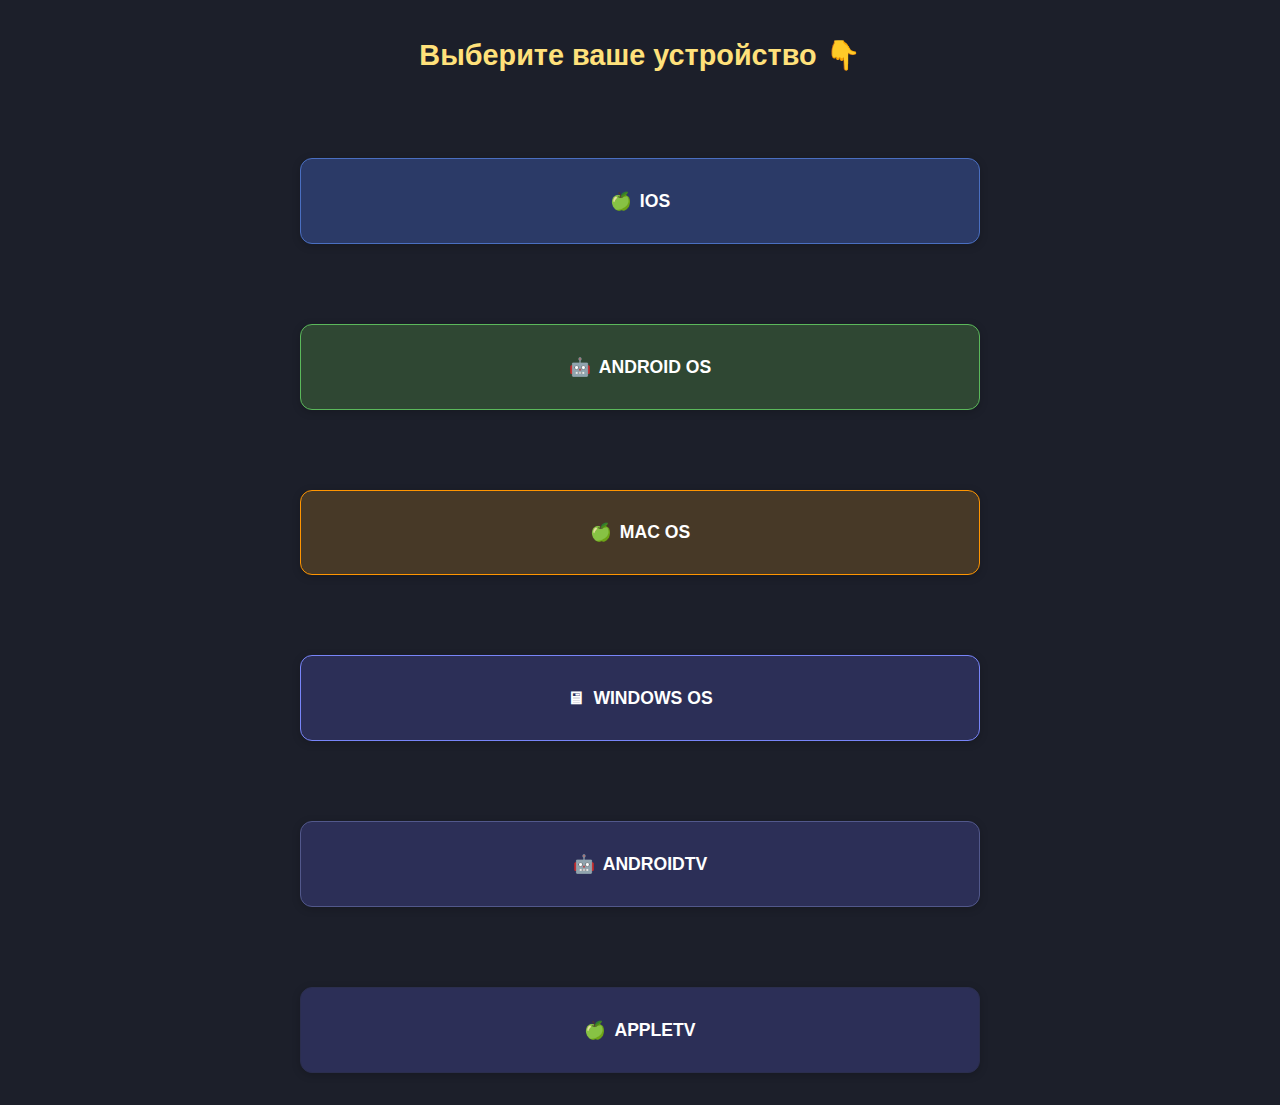
<file: index.html>
<!DOCTYPE html>
<html lang="ru">
<head>
  <meta charset="UTF-8" />
  <meta name="viewport" content="width=device-width, initial-scale=1.0" />
  <title>VPN Инструкция</title>
  <link rel="stylesheet" href="style.css" />
</head>
<body>
  <div class="container">
    <h1>Выберите ваше устройство 👇</h1>
    <div class="grid">
      <a href="ios.html" class="card b1">
        🍏<span>IOS</span>
      </a>
      <a href="android.html" class="card b2">
        🤖<span>ANDROID OS</span>
      </a>
      <a href="mac.html" class="card b3">
        🍏<span>MAC OS</span>
      </a>
      <a href="windows.html" class="card b4">
        🖥<span>WINDOWS OS</span>
      </a>
      <a href="androidTv.html" class="card b5">
        🤖<span>ANDROIDTV</span>
      </a>
      <a href="appleTv.html" class="card b6">
        🍏<span>APPLETV</span>
      </a>
    </div>
  </div>
</body>
</html>
</file>
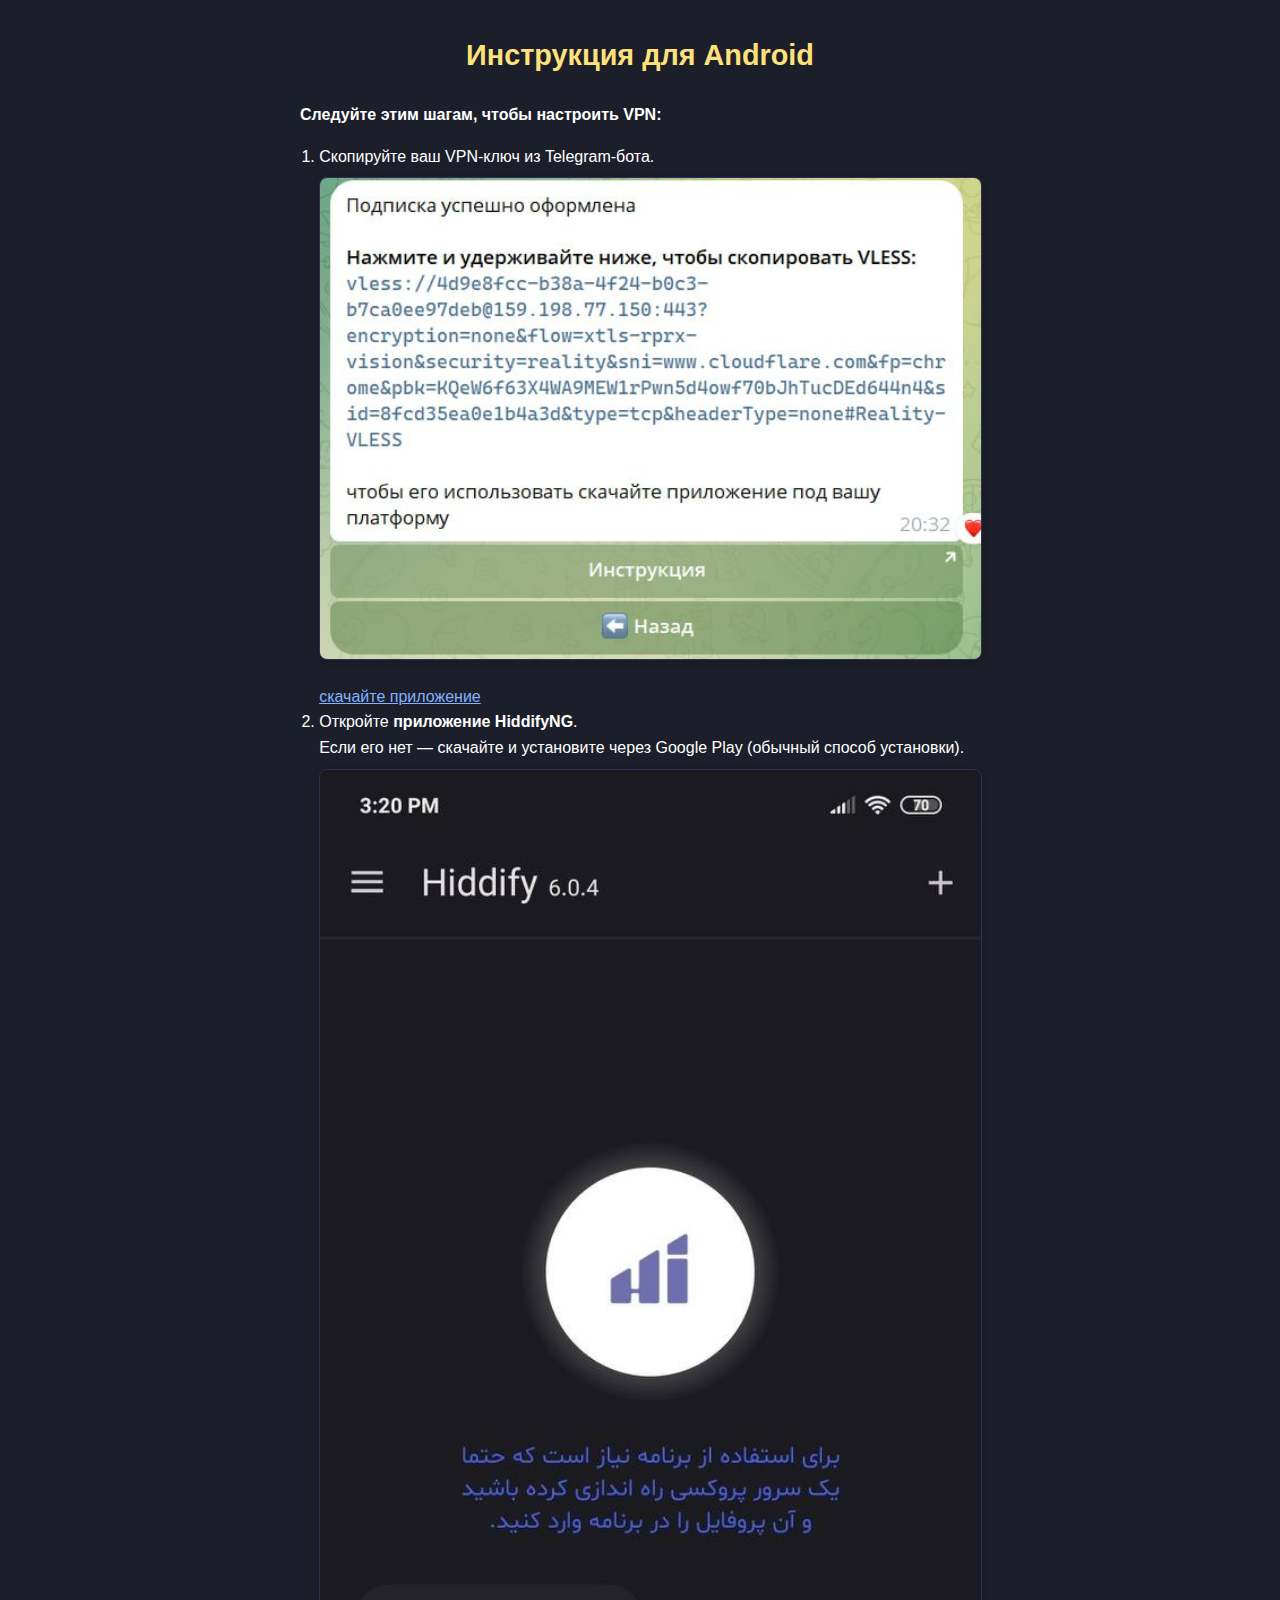
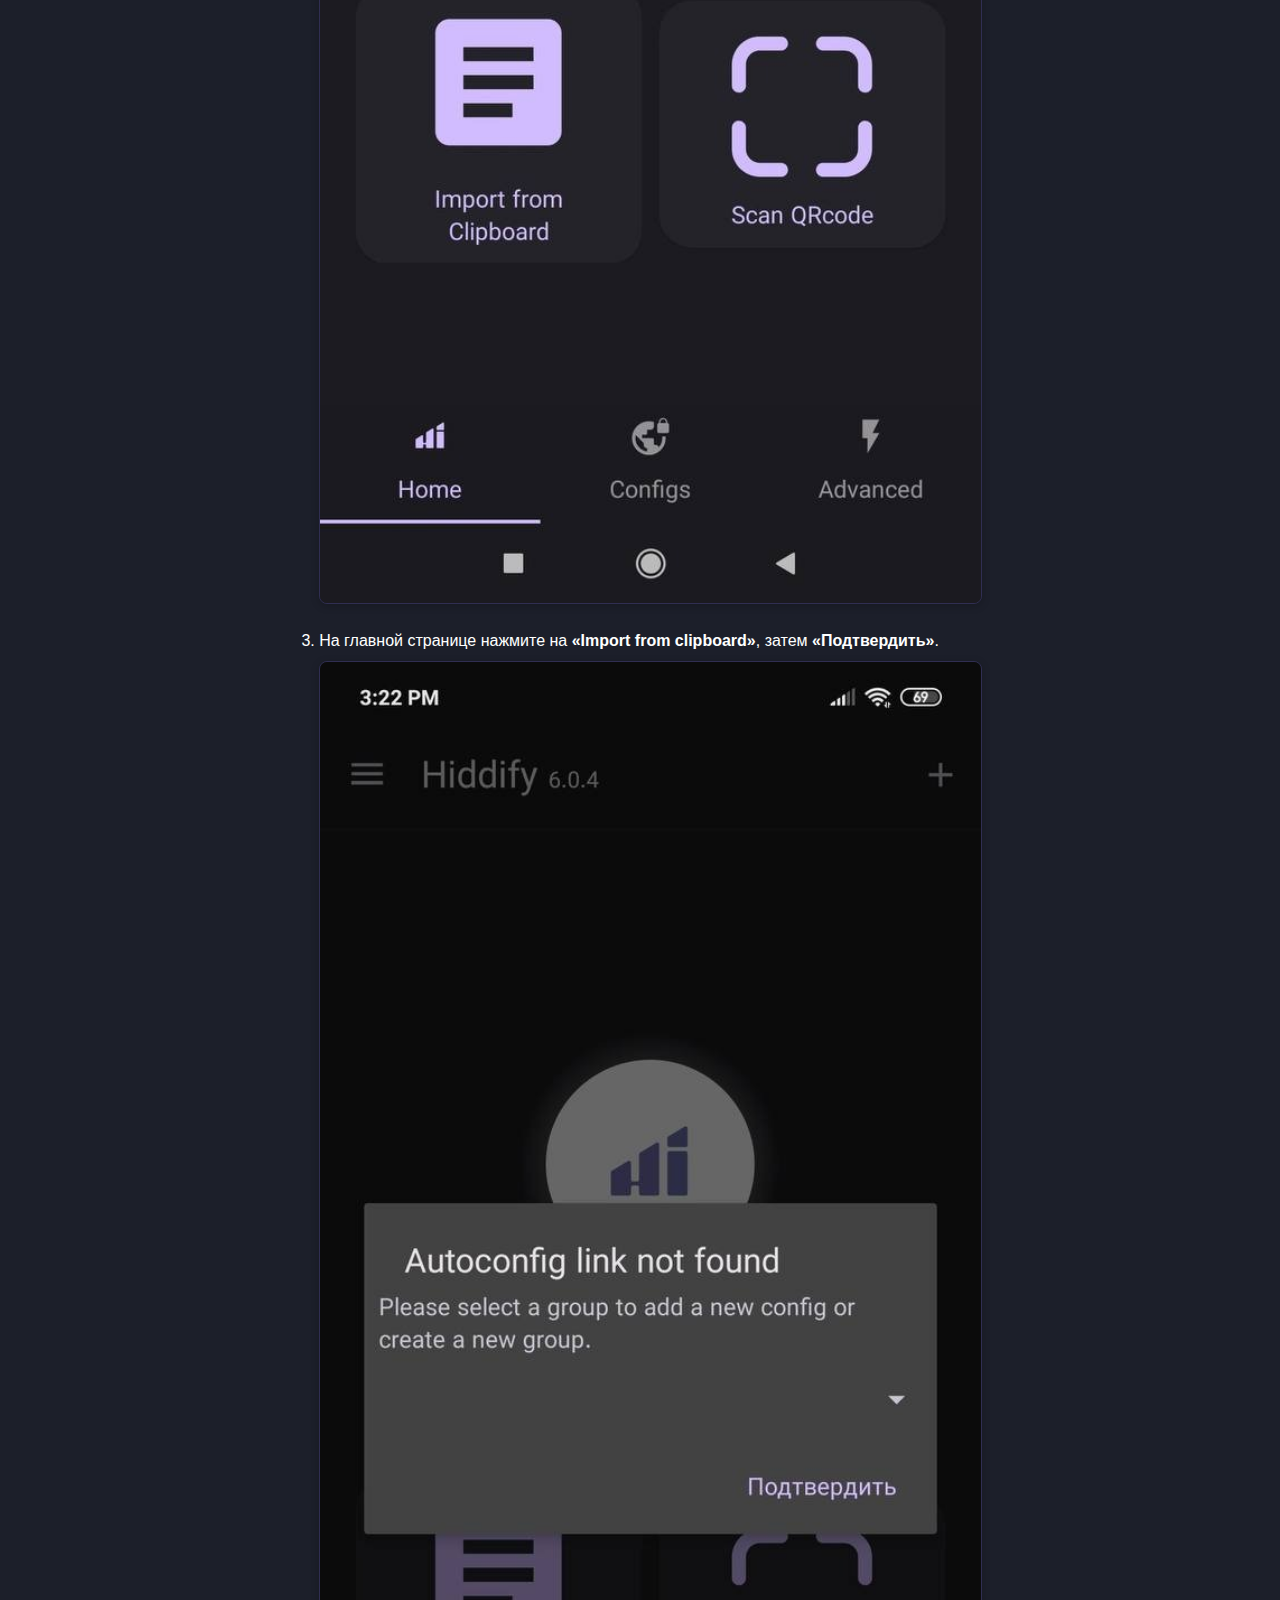
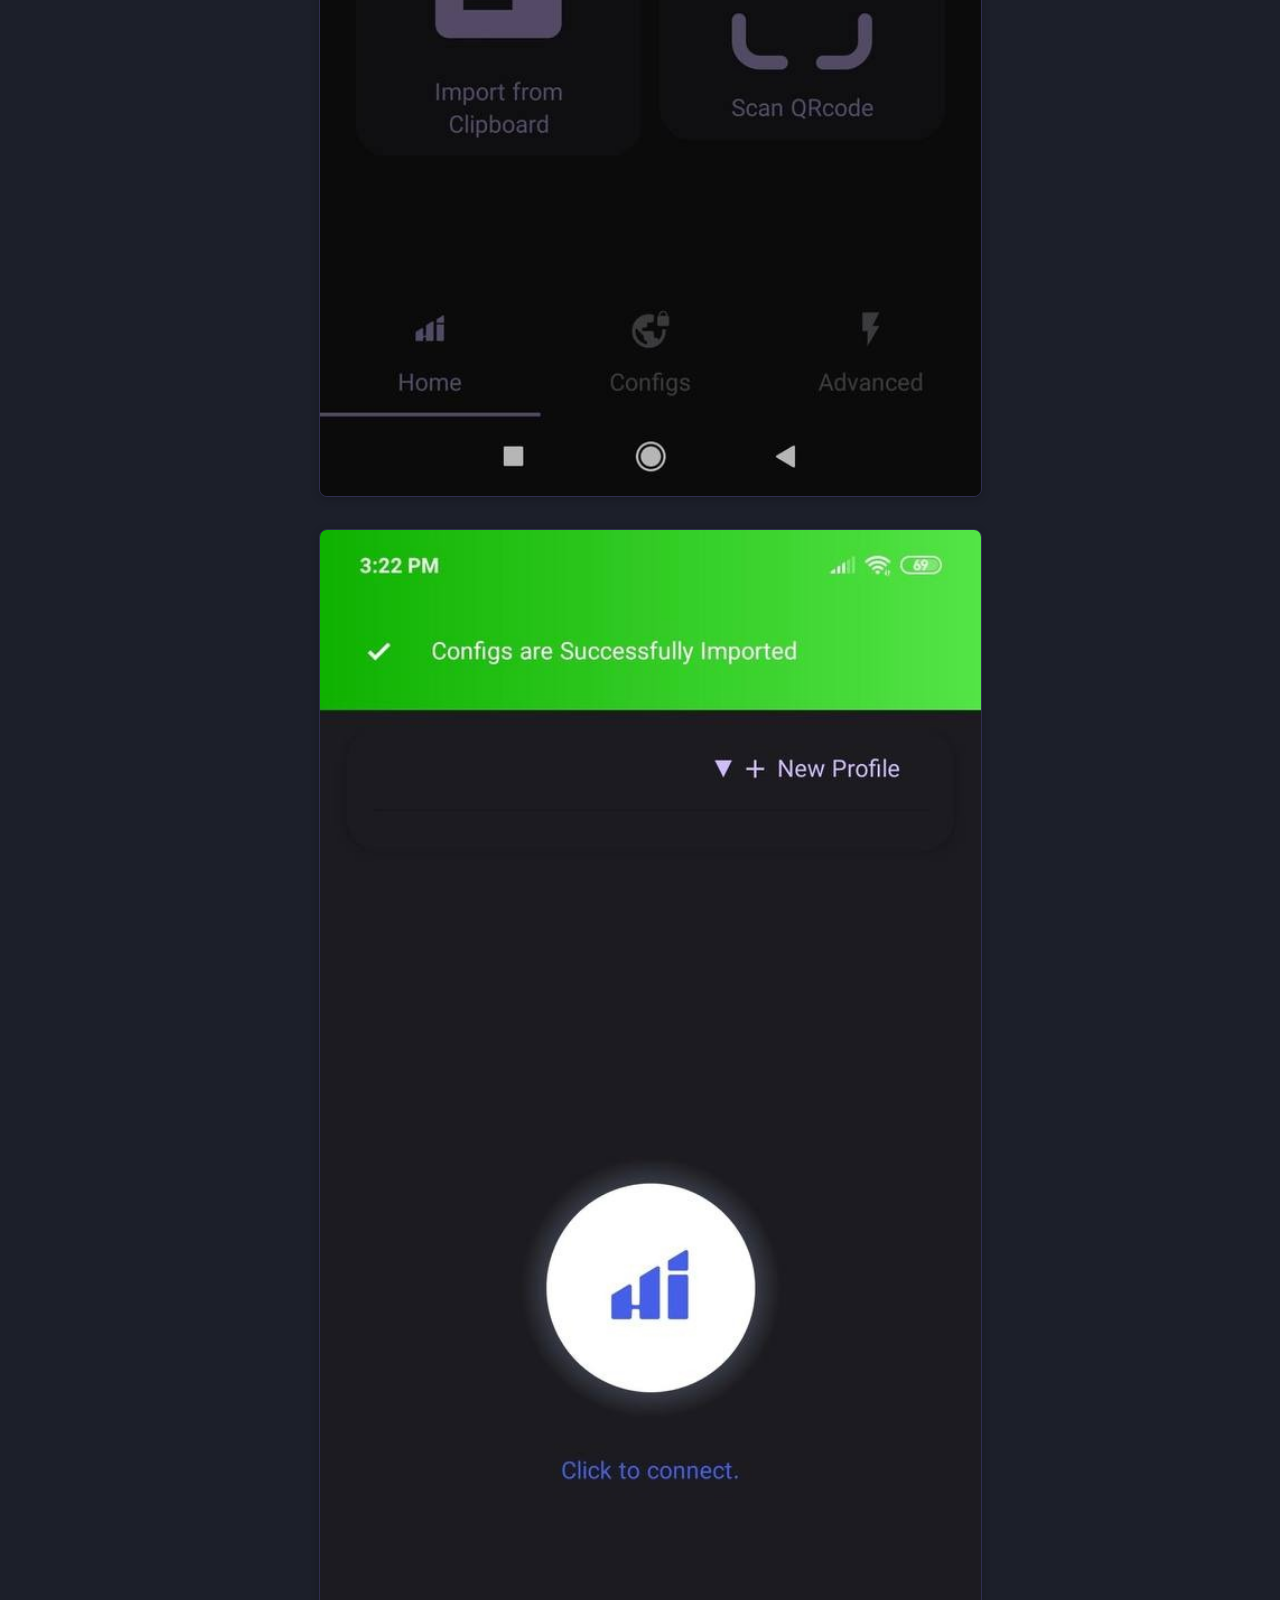
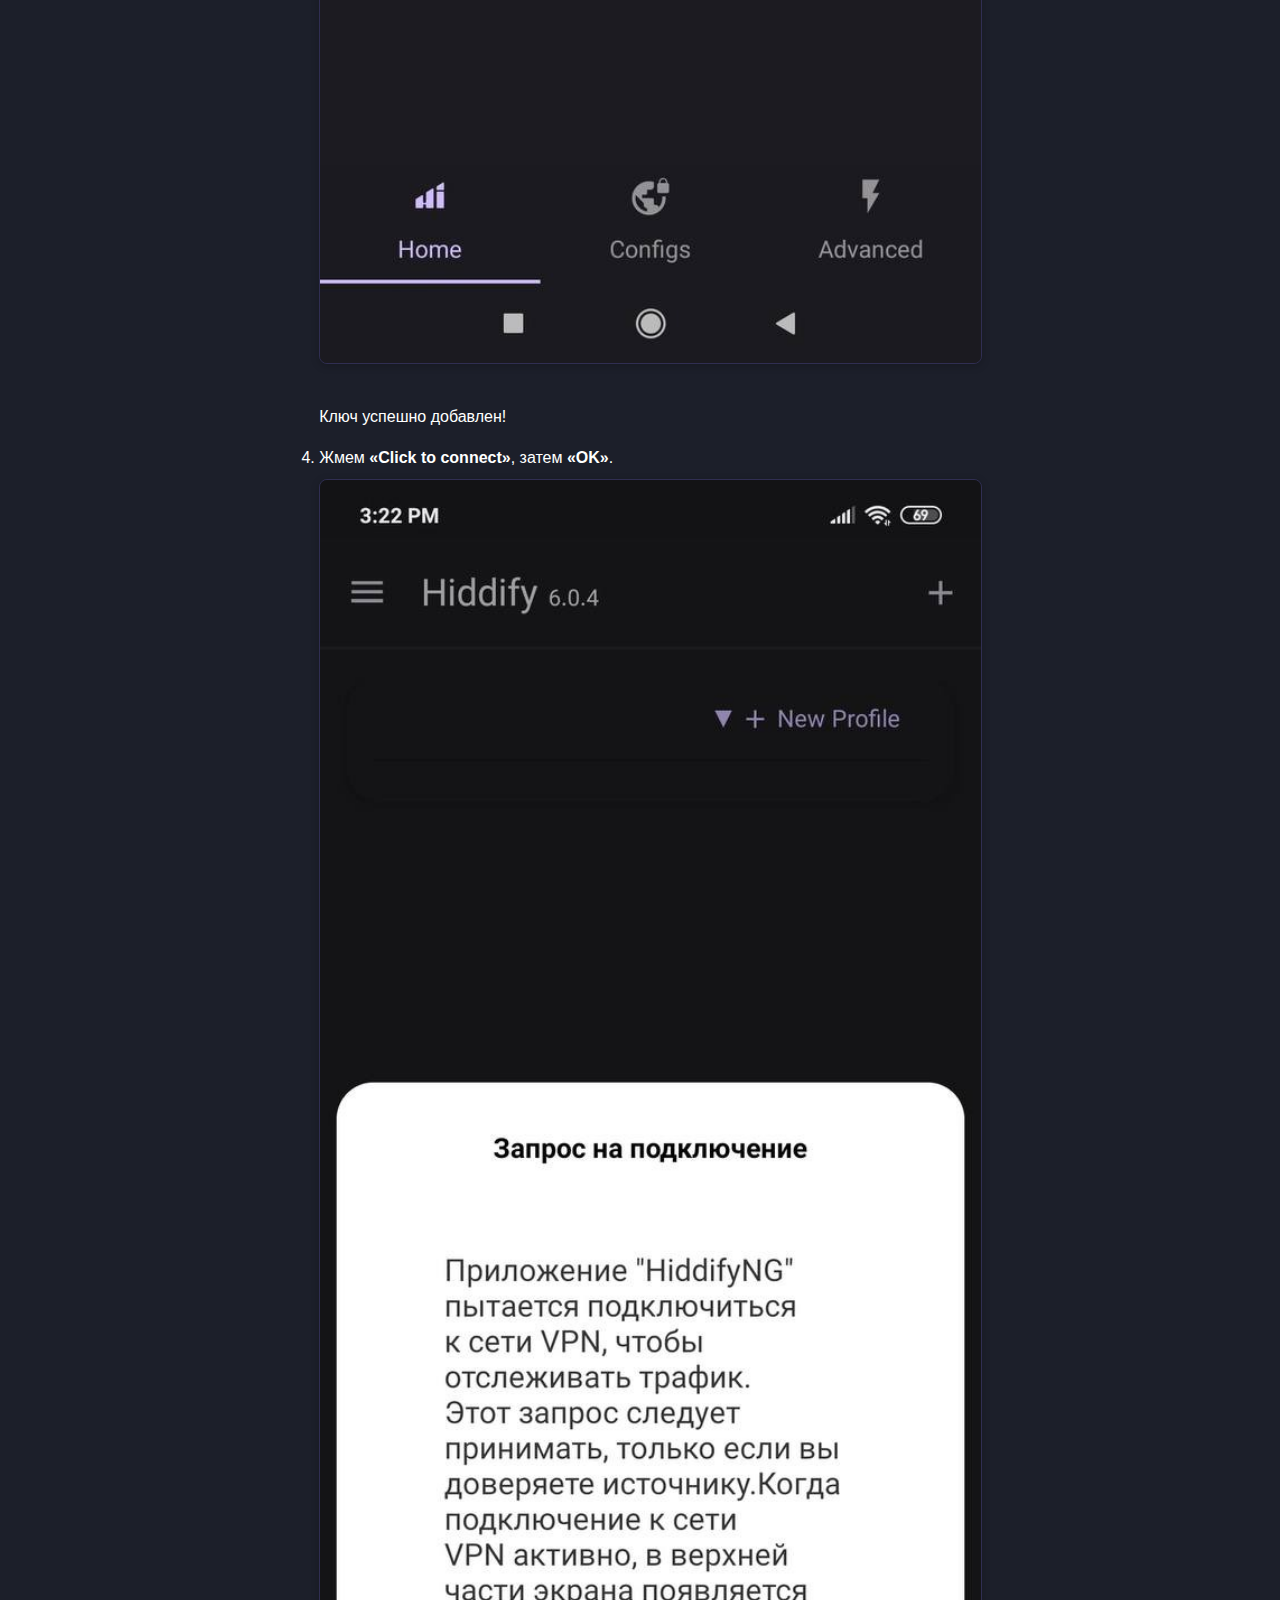
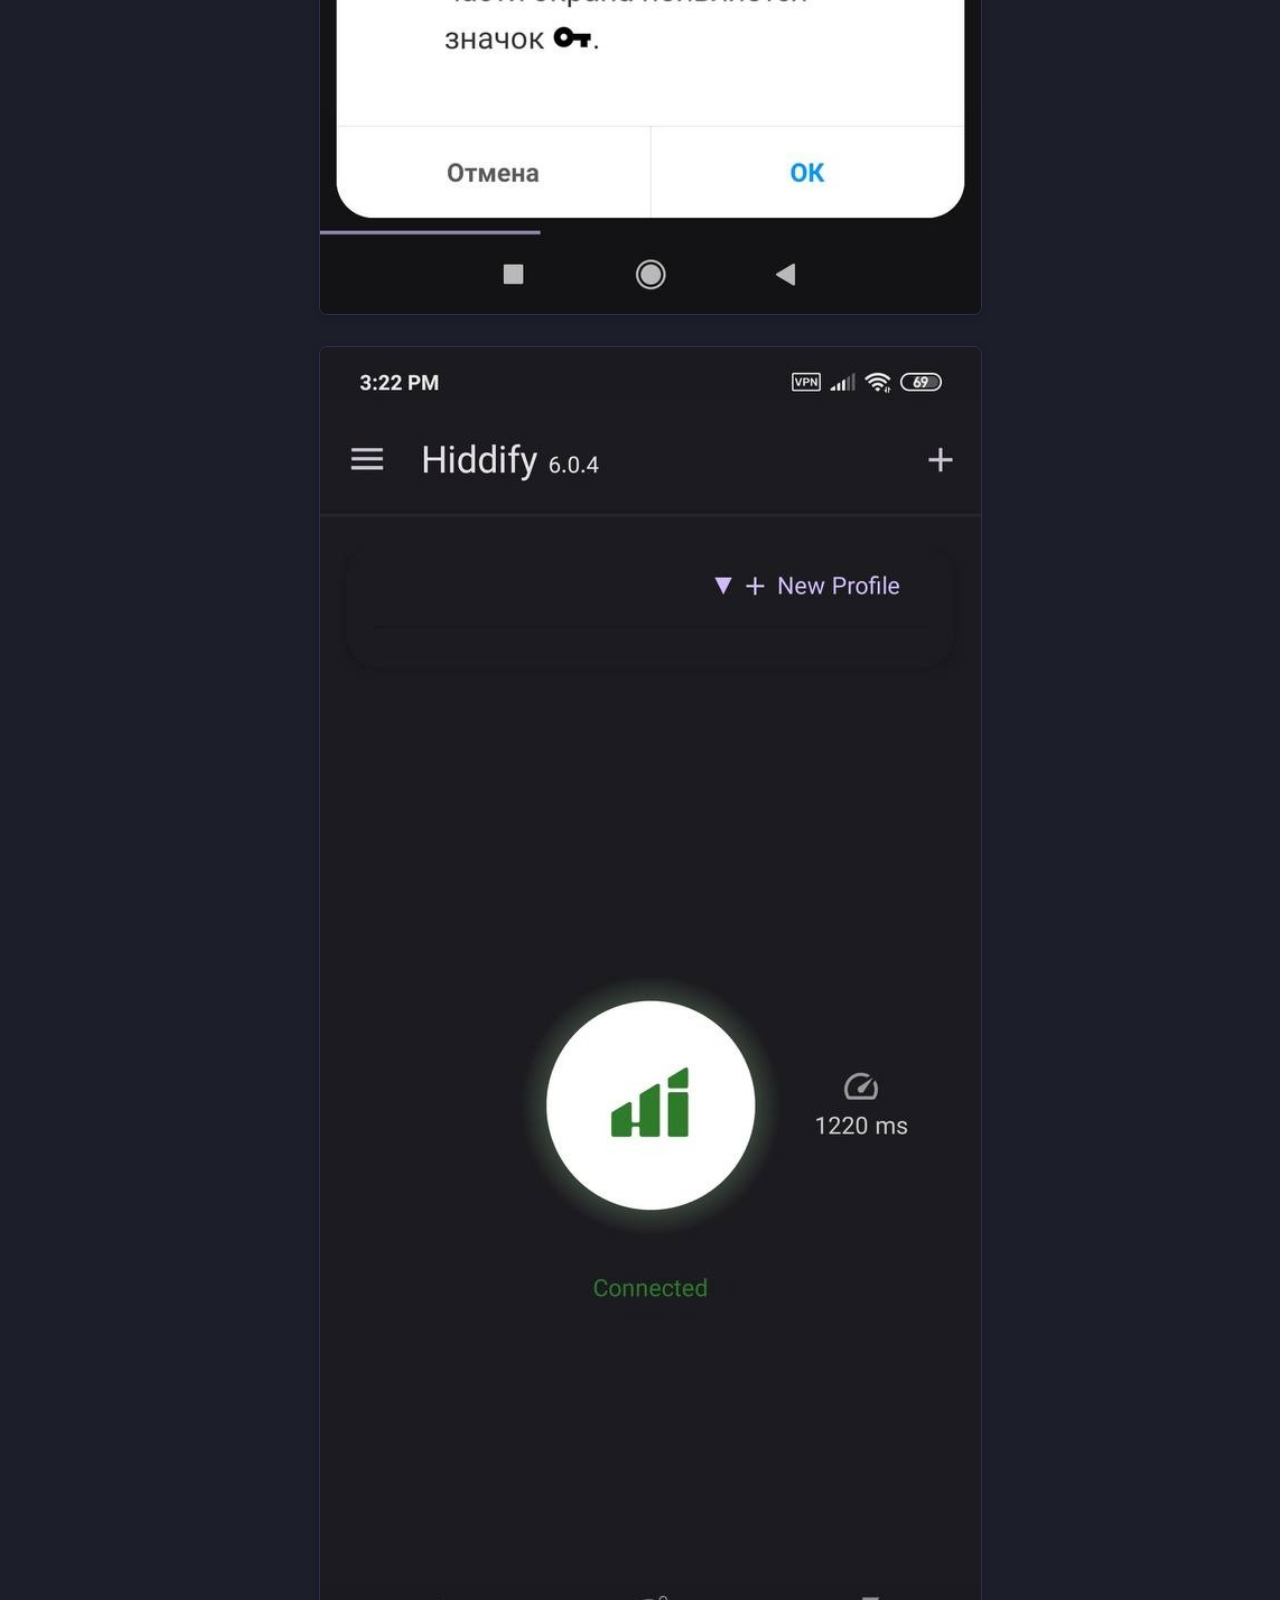
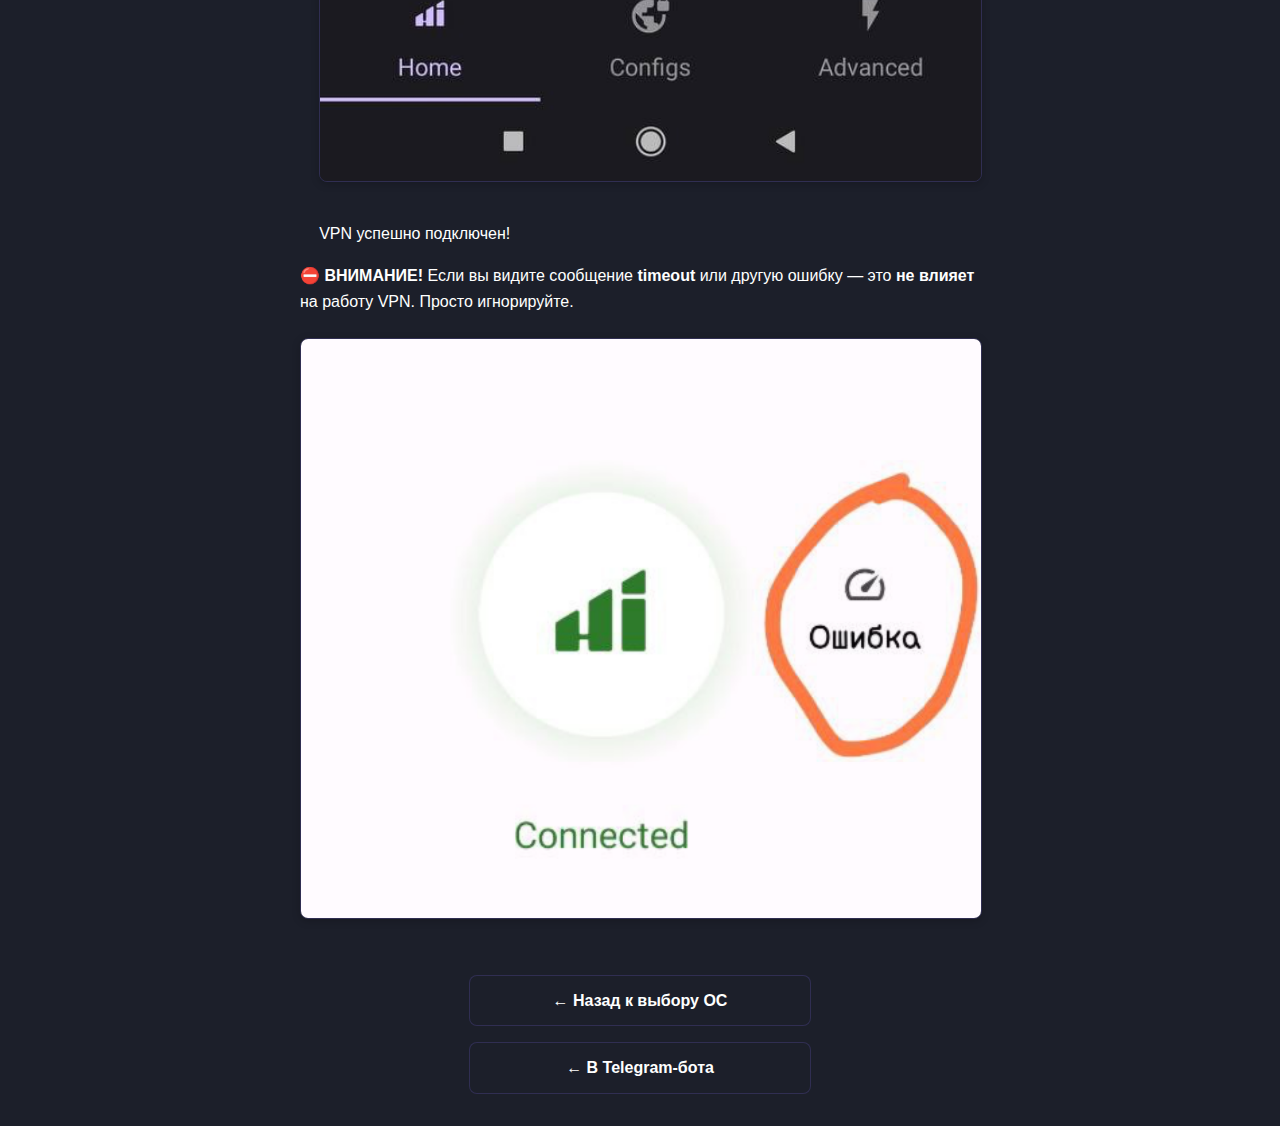
<file: android.html>
<!DOCTYPE html>
<html lang="ru">
<head>
  <meta charset="UTF-8" />
  <meta name="viewport" content="width=device-width, initial-scale=1.0" />
  <title>Инструкция для Android</title>
  <link rel="stylesheet" href="style.css" />
</head>
<body>
  <div class="container">
    <h1>Инструкция для Android</h1>

    <p><strong>Следуйте этим шагам, чтобы настроить VPN:</strong></p>

    <ol>
      <li>Скопируйте ваш VPN-ключ из Telegram-бота. 
        <img src="photo_2025-05-17_20-28-38.jpg" alt="№3" class="screenshot" />
      <a href="https://github.com/hiddify/hiddify-app/releases/tag/v2.0.5" target="_blank">скачайте приложение</a>
      </li>

      <li>Откройте <strong>приложение HiddifyNG</strong>.<br>
        Если его нет — скачайте и установите через Google Play (обычный способ установки).
      </li>
      <img src="android_step0.png" alt="№3" class="screenshot" />

      <li>На главной странице нажмите на <strong>«Import from clipboard»</strong>, затем <strong>«Подтвердить»</strong>.</li>
      <img src="android_step1.png" alt="Import from clipboard" class="screenshot" />
      <img src="android_step2.png" alt="Подтвердить" class="screenshot" />
      <p>Ключ успешно добавлен!</p>

      <li>Жмем <strong>«Click to connect»</strong>, затем <strong>«OK»</strong>.</li>
      <img src="android_step3.png" alt="Нажмите OK" class="screenshot" />
      <img src="android_step4.png" alt="#2" class="screenshot" />
      <p>VPN успешно подключен!</p>
    </ol>

    <p>⛔️ <strong>ВНИМАНИЕ!</strong> Если вы видите сообщение <strong>timeout</strong> или другую ошибку — это <strong>не влияет</strong> на работу VPN. Просто игнорируйте.</p>
    <img src="android_warning.png" alt="Ошибка подключения не мешает" class="screenshot" />

    <div class="buttons">
      <a href="index.html" class="btn">← Назад к выбору ОС</a>
      <a href="https://t.me/Anonixvpn1Bot" class="btn">← В Telegram-бота</a>
    </div>
  </div>
</body>
</html>
</file>
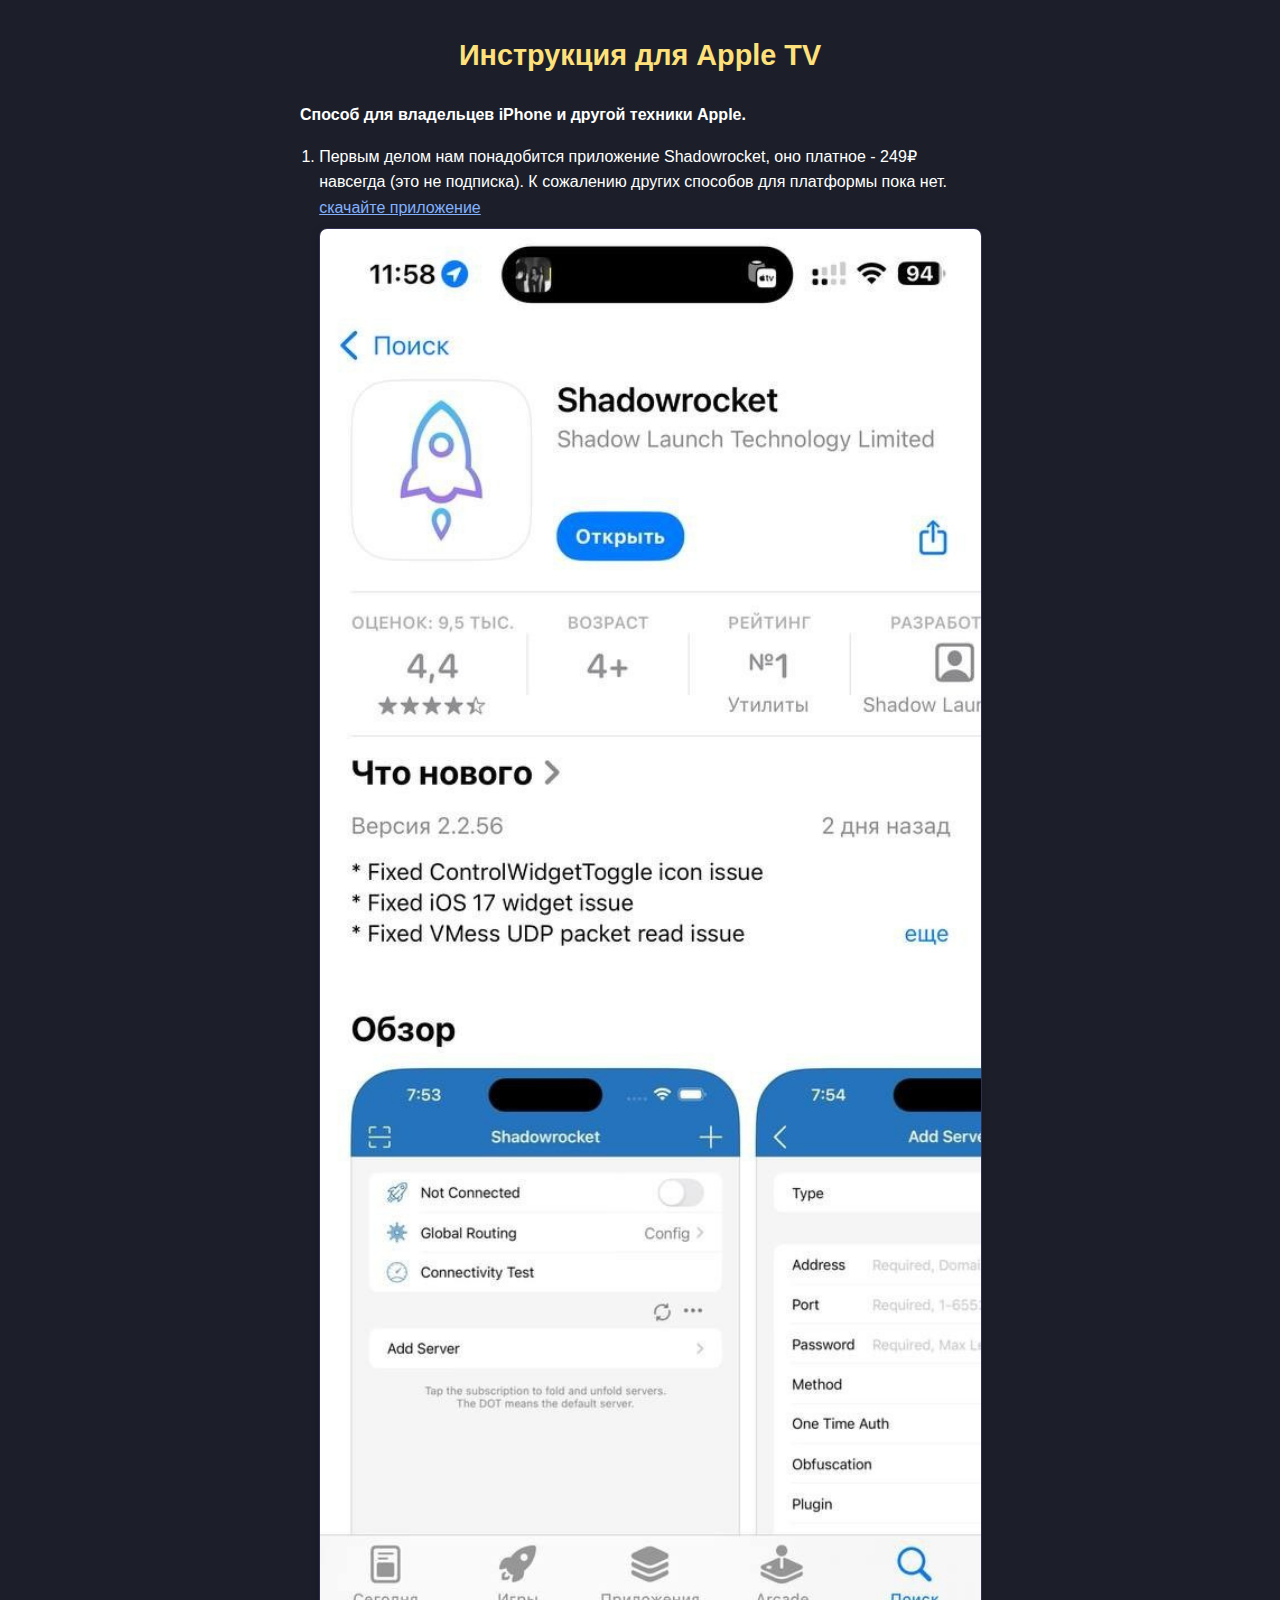
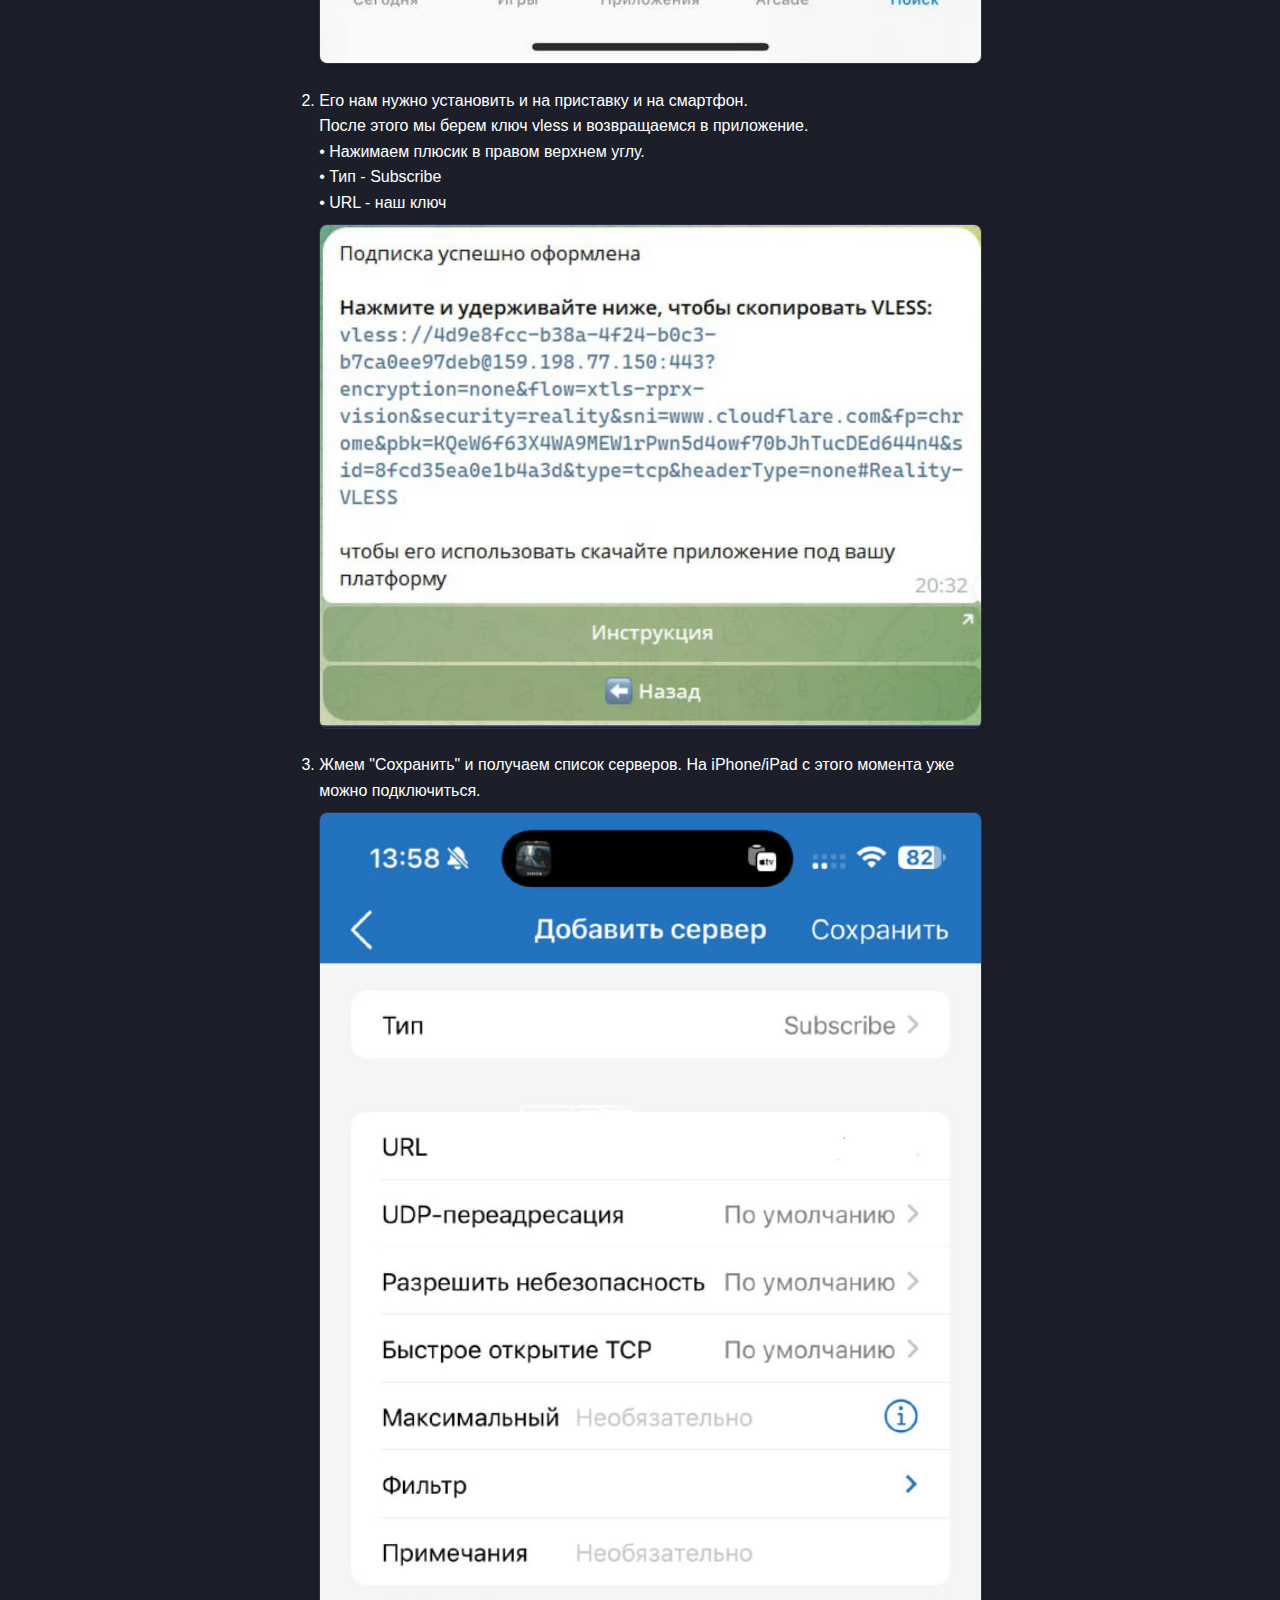
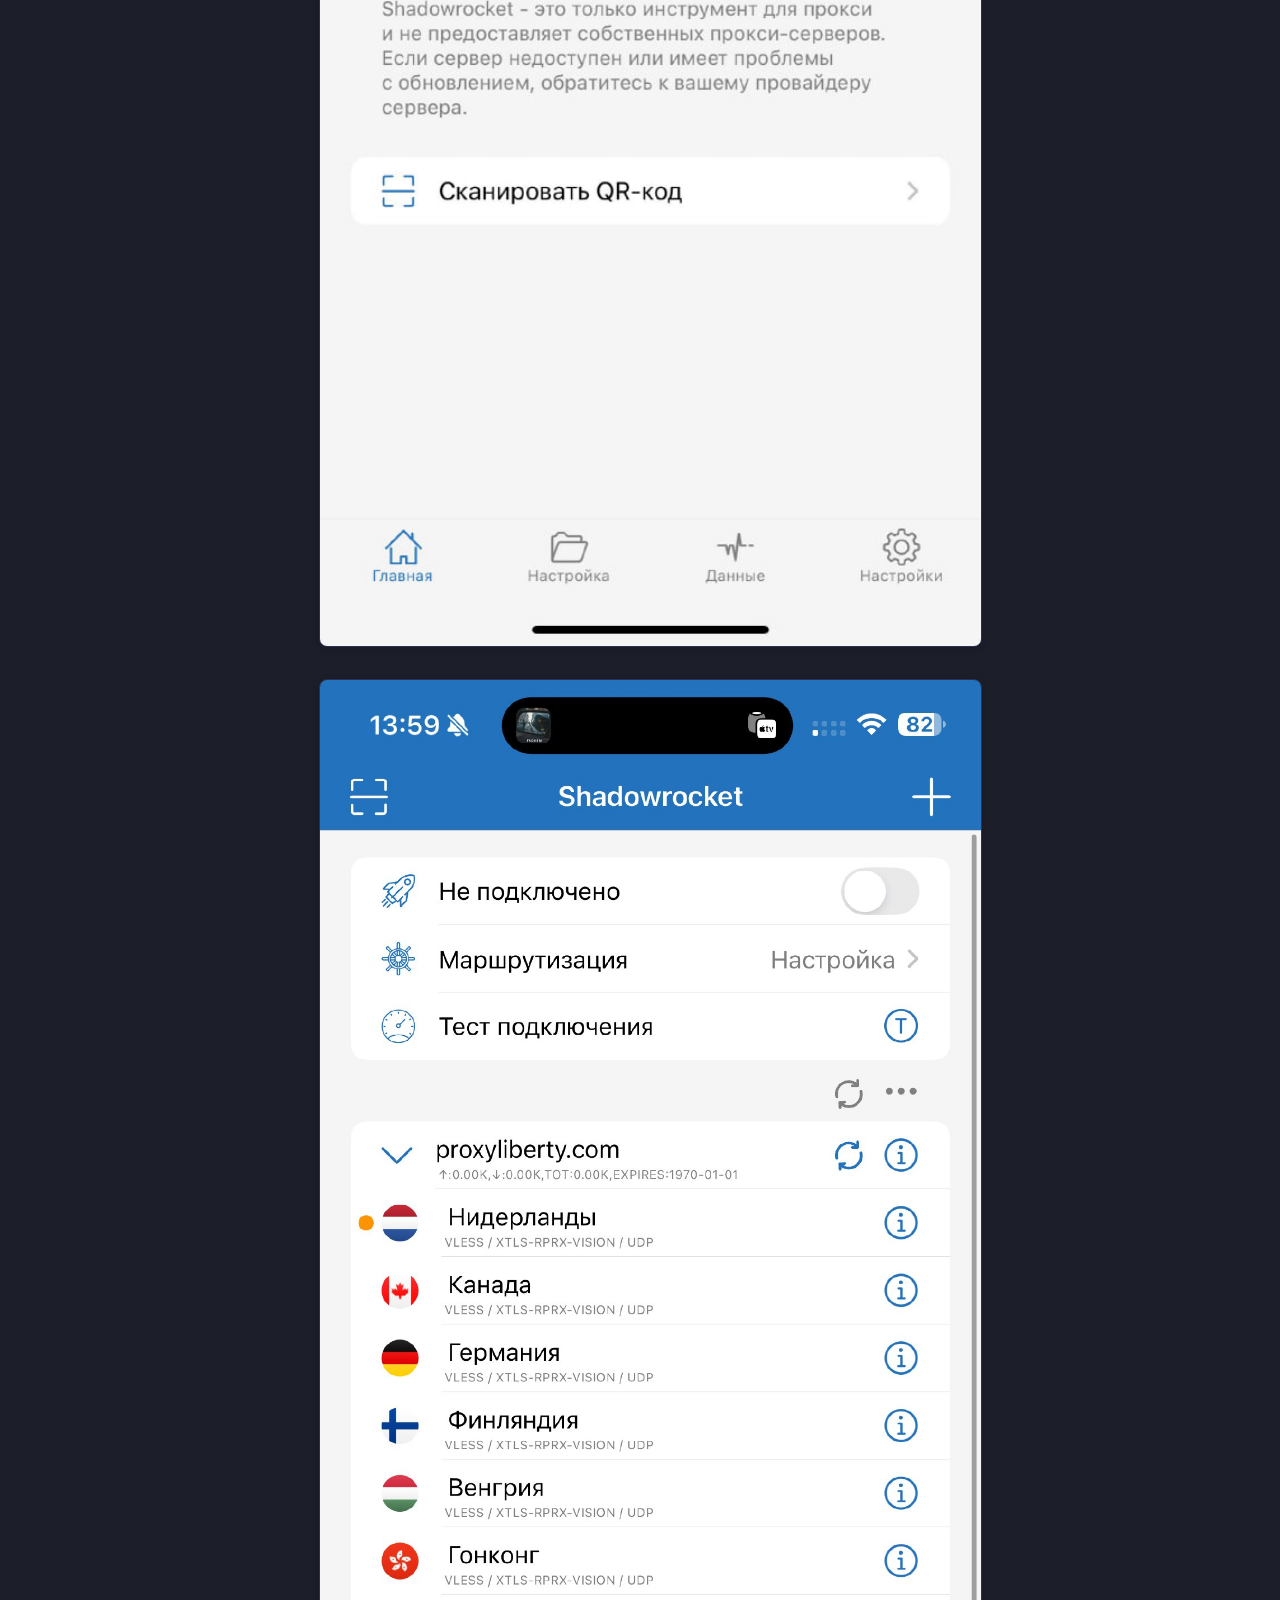
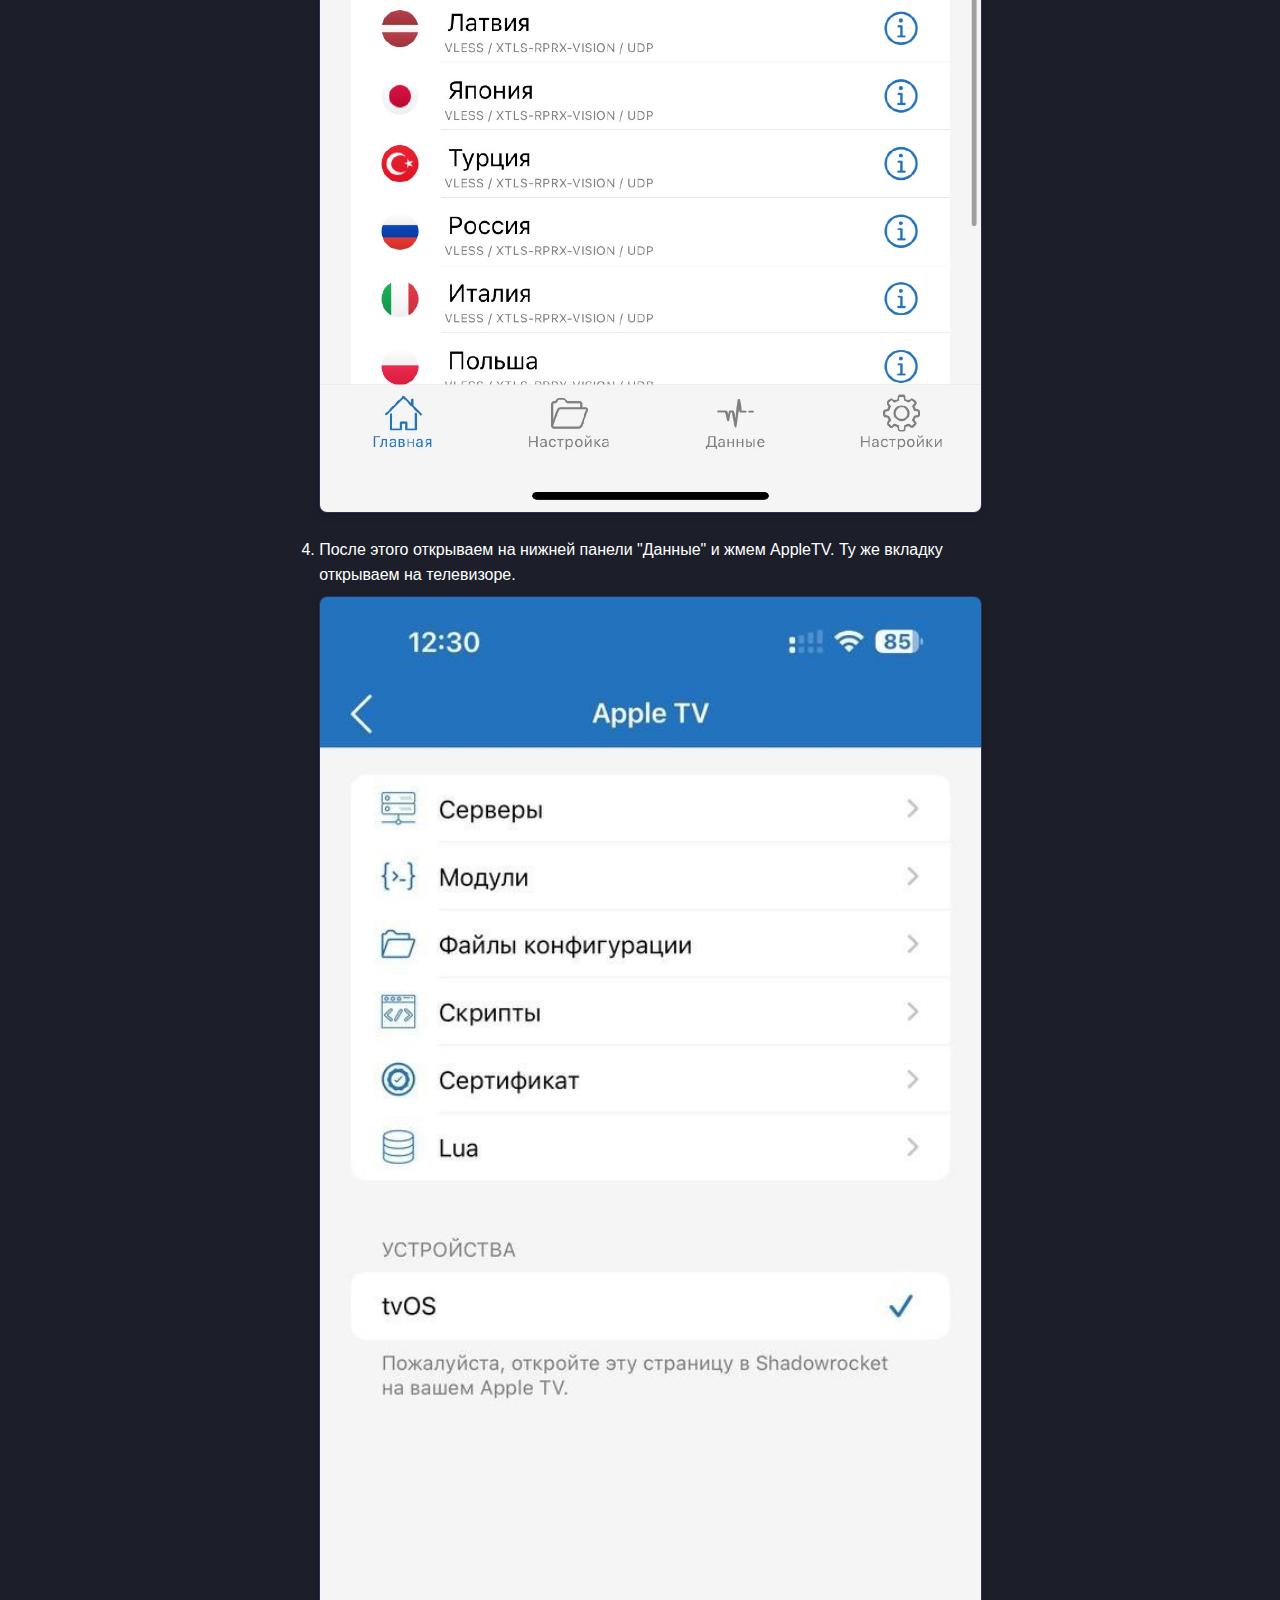
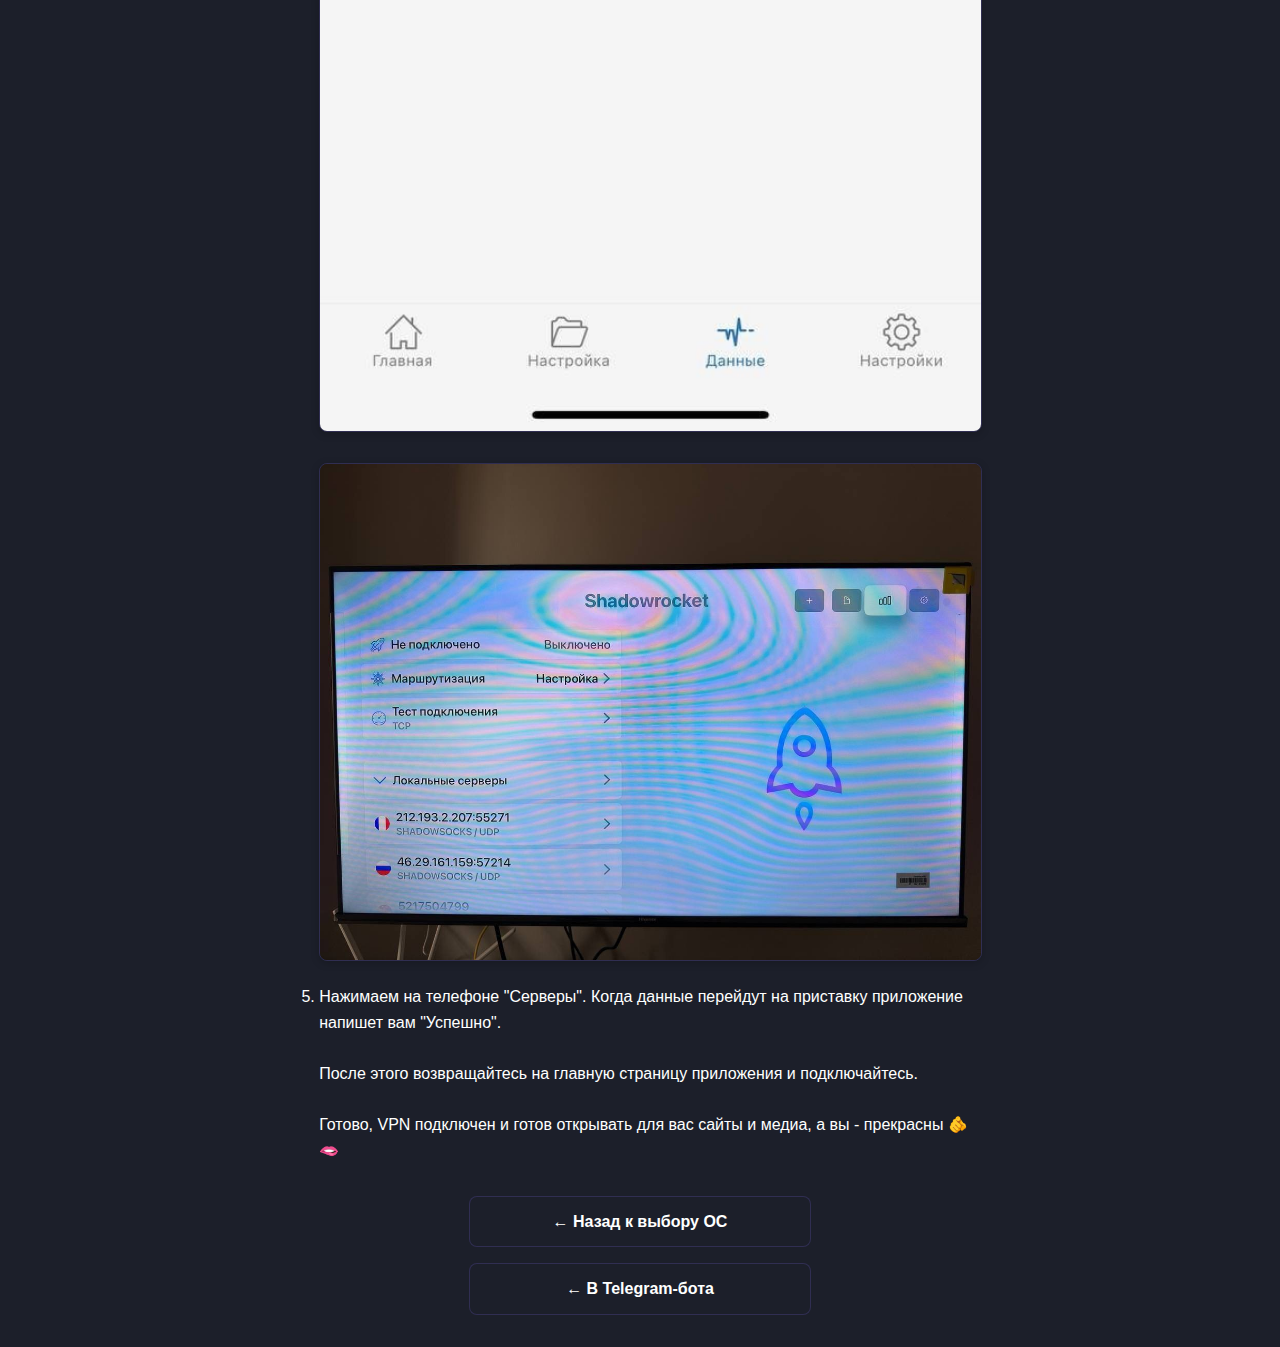
<file: appleTv.html>
<!DOCTYPE html>
<html lang="ru">
<head>
  <meta charset="UTF-8" />
  <meta name="viewport" content="width=device-width, initial-scale=1.0" />
  <title>Инструкция для Apple TV</title>
  <link rel="stylesheet" href="style.css" />
</head>
<body>
  <div class="container">
    <h1>Инструкция для Apple TV</h1>

    <p><strong>Способ для владельцев iPhone и другой техники Apple.</strong></p>

    <ol>
      <li>Первым делом нам понадобится приложение Shadowrocket, оно платное - 249₽ навсегда (это не подписка). К сожалению других способов для платформы пока нет.<br>
        <a href="https://apps.apple.com/us/app/shadowrocket/id932747118?l=ru" target="_blank">скачайте приложение</a>
      </li>
      <img src="ITV0.jpg" alt="Shadowrocket" class="screenshot" />

      <li>Его нам нужно установить и на приставку и на смартфон.<br>
        После этого мы берем ключ vless и возвращаемся в приложение.<br>
        • Нажимаем плюсик в правом верхнем углу.<br>
        • Тип - Subscribe<br>
        • URL - наш ключ<br>
      </li>
      <img src="A&ITVKEY.jpg" alt="rrr" class="screenshot" />
      <li>Жмем "Сохранить" и получаем список серверов. На iPhone/iPad с этого момента уже можно подключиться.
      </li>
      <img src="ITV1.jpg" alt="aaa" class="screenshot">
      <img src="ITV2.jpg" alt="aaa" class="screenshot">
      <li>После этого открываем на нижней панели "Данные" и жмем AppleTV. Ту же вкладку открываем на телевизоре.</li>
      <img src="ITV3.jpg" alt="Вкладка Данные" class="screenshot" />
      <img src="IT4.jpg" alt="Вкладка Данные" class="screenshot" />

      <li>Нажимаем на телефоне "Серверы". Когда данные перейдут на приставку приложение напишет вам "Успешно".<br><br>
        После этого возвращайтесь на главную страницу приложения и подключайтесь.<br><br>
        Готово, VPN подключен и готов открывать для вас сайты и медиа, а вы - прекрасны 🫵🫦
      </li>
    </ol>

    <div class="buttons">
      <a href="index.html" class="btn">← Назад к выбору ОС</a>
      <a href="https://t.me/Anonixvpn1Bot" class="btn">← В Telegram-бота</a>
    </div>
  </div>
</body>
</html>
</file>
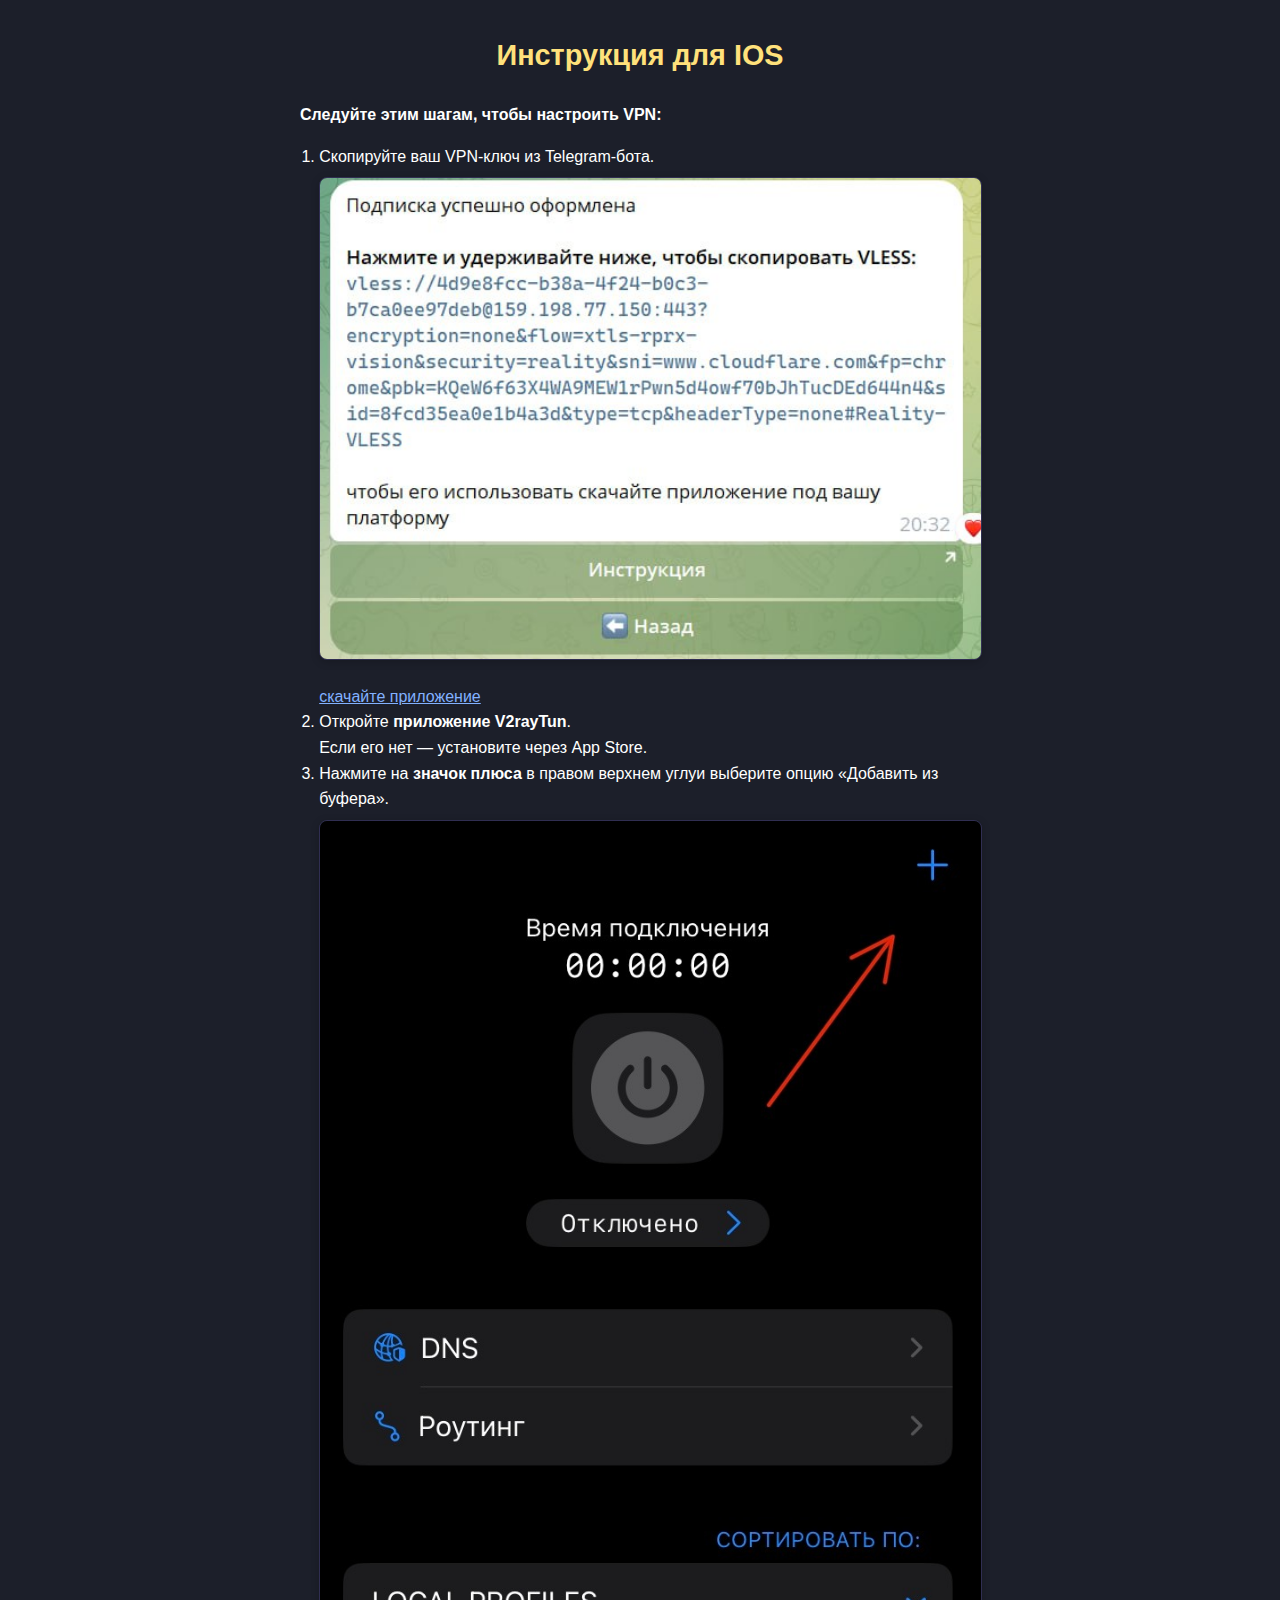
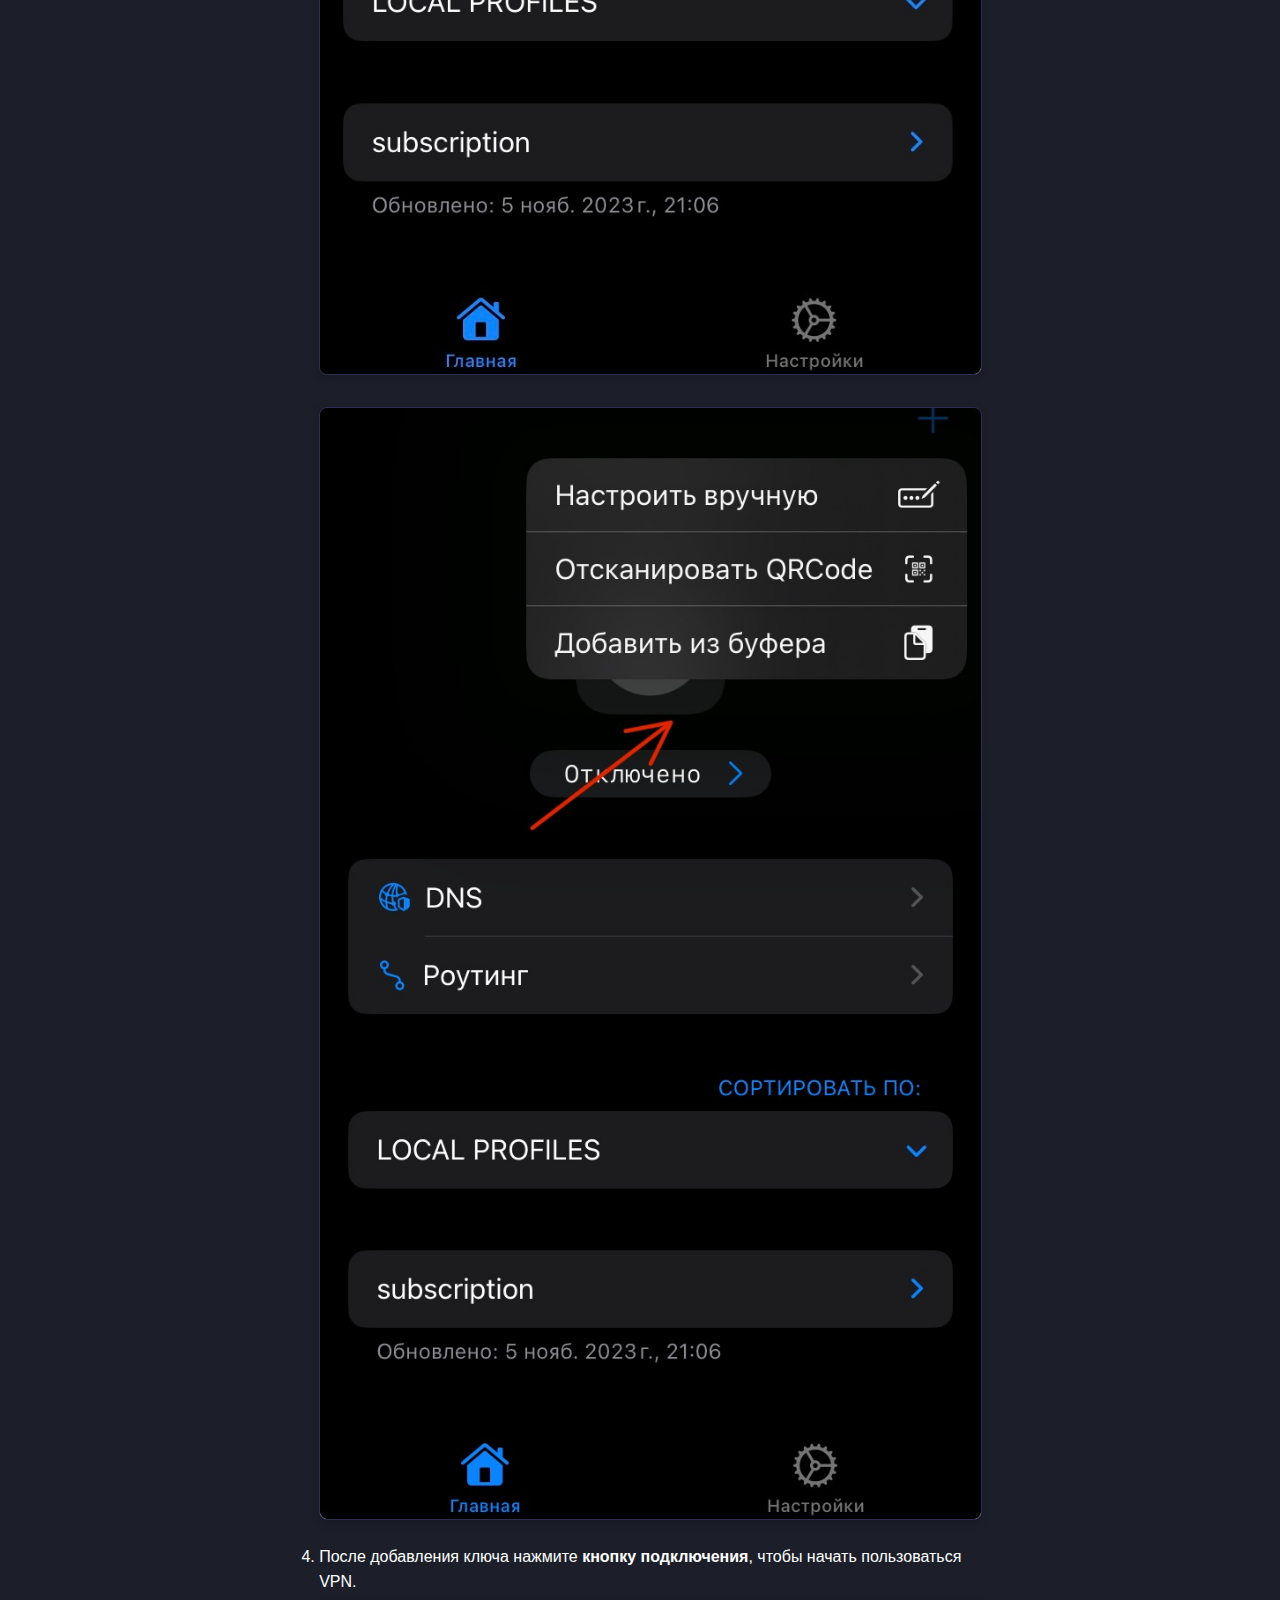
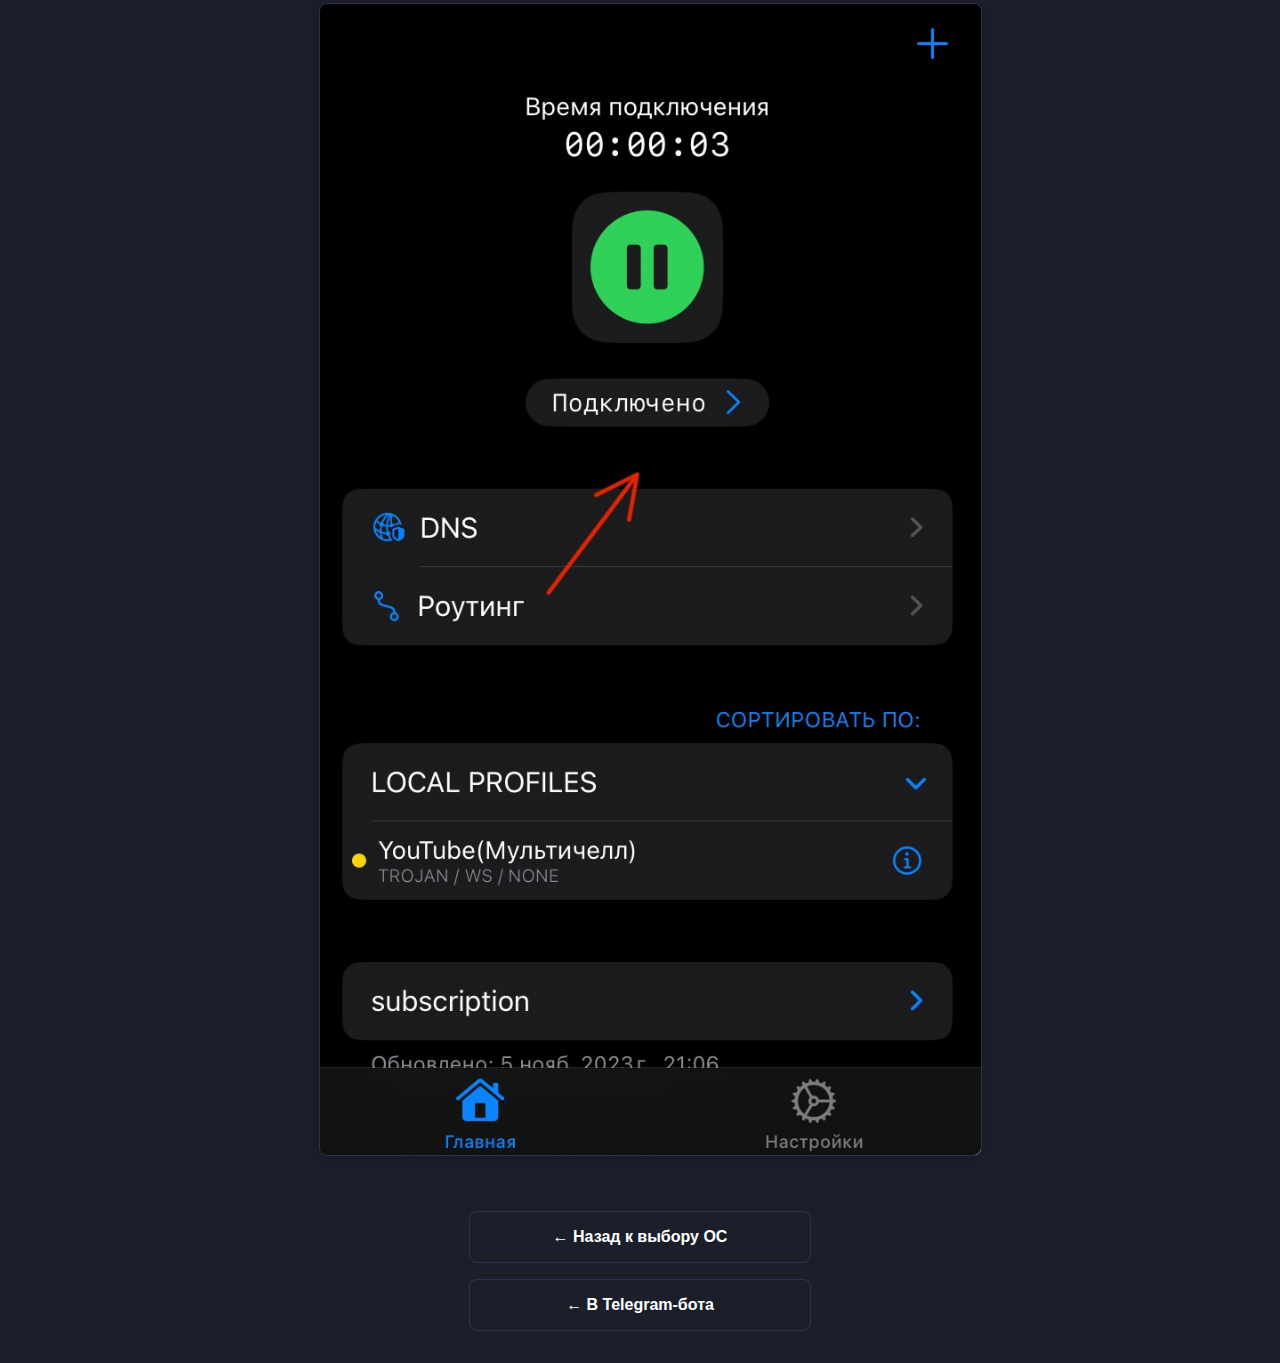
<file: ios.html>
<!DOCTYPE html>
<html lang="ru">
<head>
  <meta charset="UTF-8" />
  <meta name="viewport" content="width=device-width, initial-scale=1.0" />
  <title>Инструкция для iOS</title>
  <link rel="stylesheet" href="style.css" />
</head>
<body>
  <div class="container">
    <h1>Инструкция для  IOS</h1>

    <p><strong>Следуйте этим шагам, чтобы настроить VPN:</strong></p>

    <ol>
      <li>Скопируйте ваш VPN-ключ из Telegram-бота.<br>
        <img src="photo_2025-05-17_20-28-38.jpg" alt="№3" class="screenshot" />
       <a href="https://apps.apple.com/cy/app/v2raytun/id6476628951" target="_blank">скачайте приложение</a>
      </li>

      <li>Откройте <strong>приложение V2rayTun</strong>.<br>
        Если его нет — установите через App Store.
      </li>

      <li>Нажмите на <strong>значок плюса</strong> в правом верхнем углуи выберите опцию «Добавить из буфера».</li>
      <img src="ios_step0.png" alt="Нажмите на плюс" class="screenshot" />
      <img src="ios_step1.png" alt="Добавить из буфера" class="screenshot" />

      <li>После добавления ключа нажмите <strong>кнопку подключения</strong>, чтобы начать пользоваться VPN.</li>
      <img src="ios_step2.png" alt="VPN подключен" class="screenshot" />
    </ol>

    <div class="buttons">
      <a href="index.html" class="btn">← Назад к выбору ОС</a>
      <a href="https://t.me/fastvpnVPNs_bot" class="btn">← В Telegram-бота</a>
    </div>
  </div>
</body>
</html>
</file>
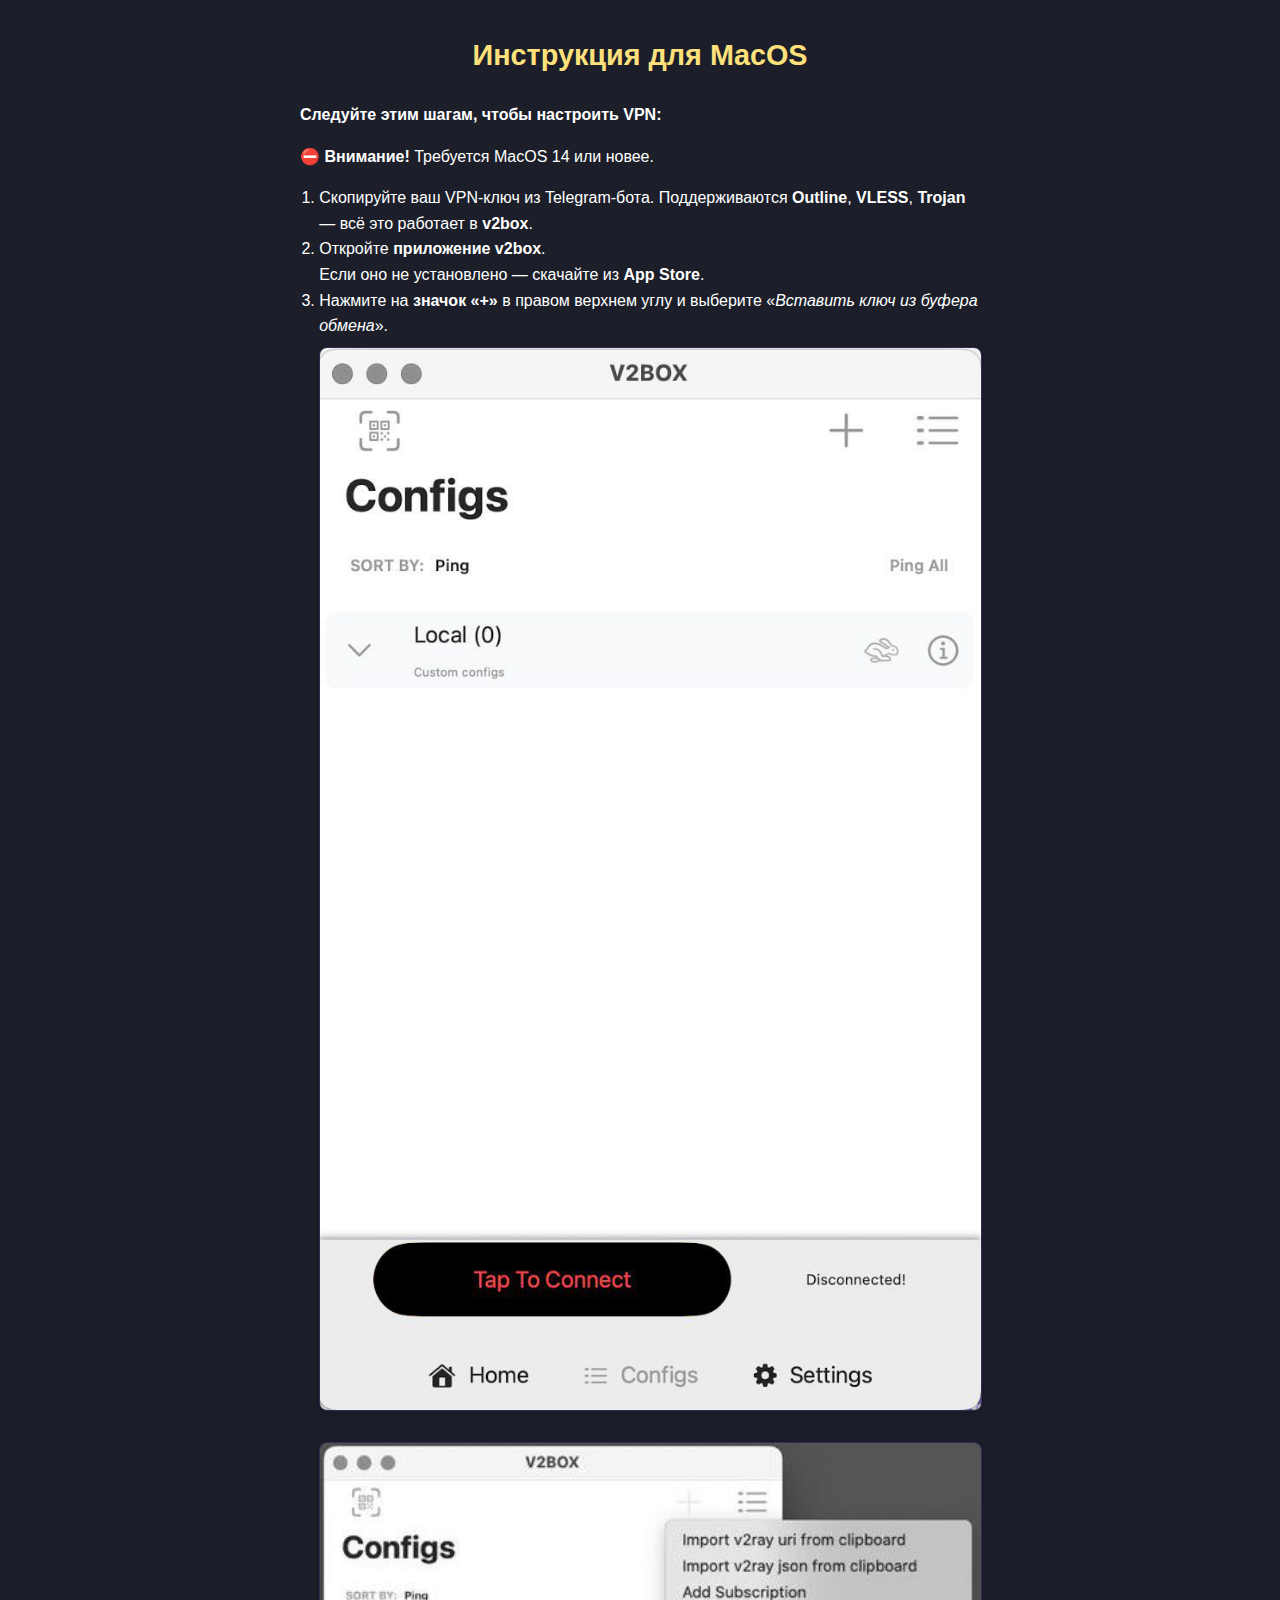
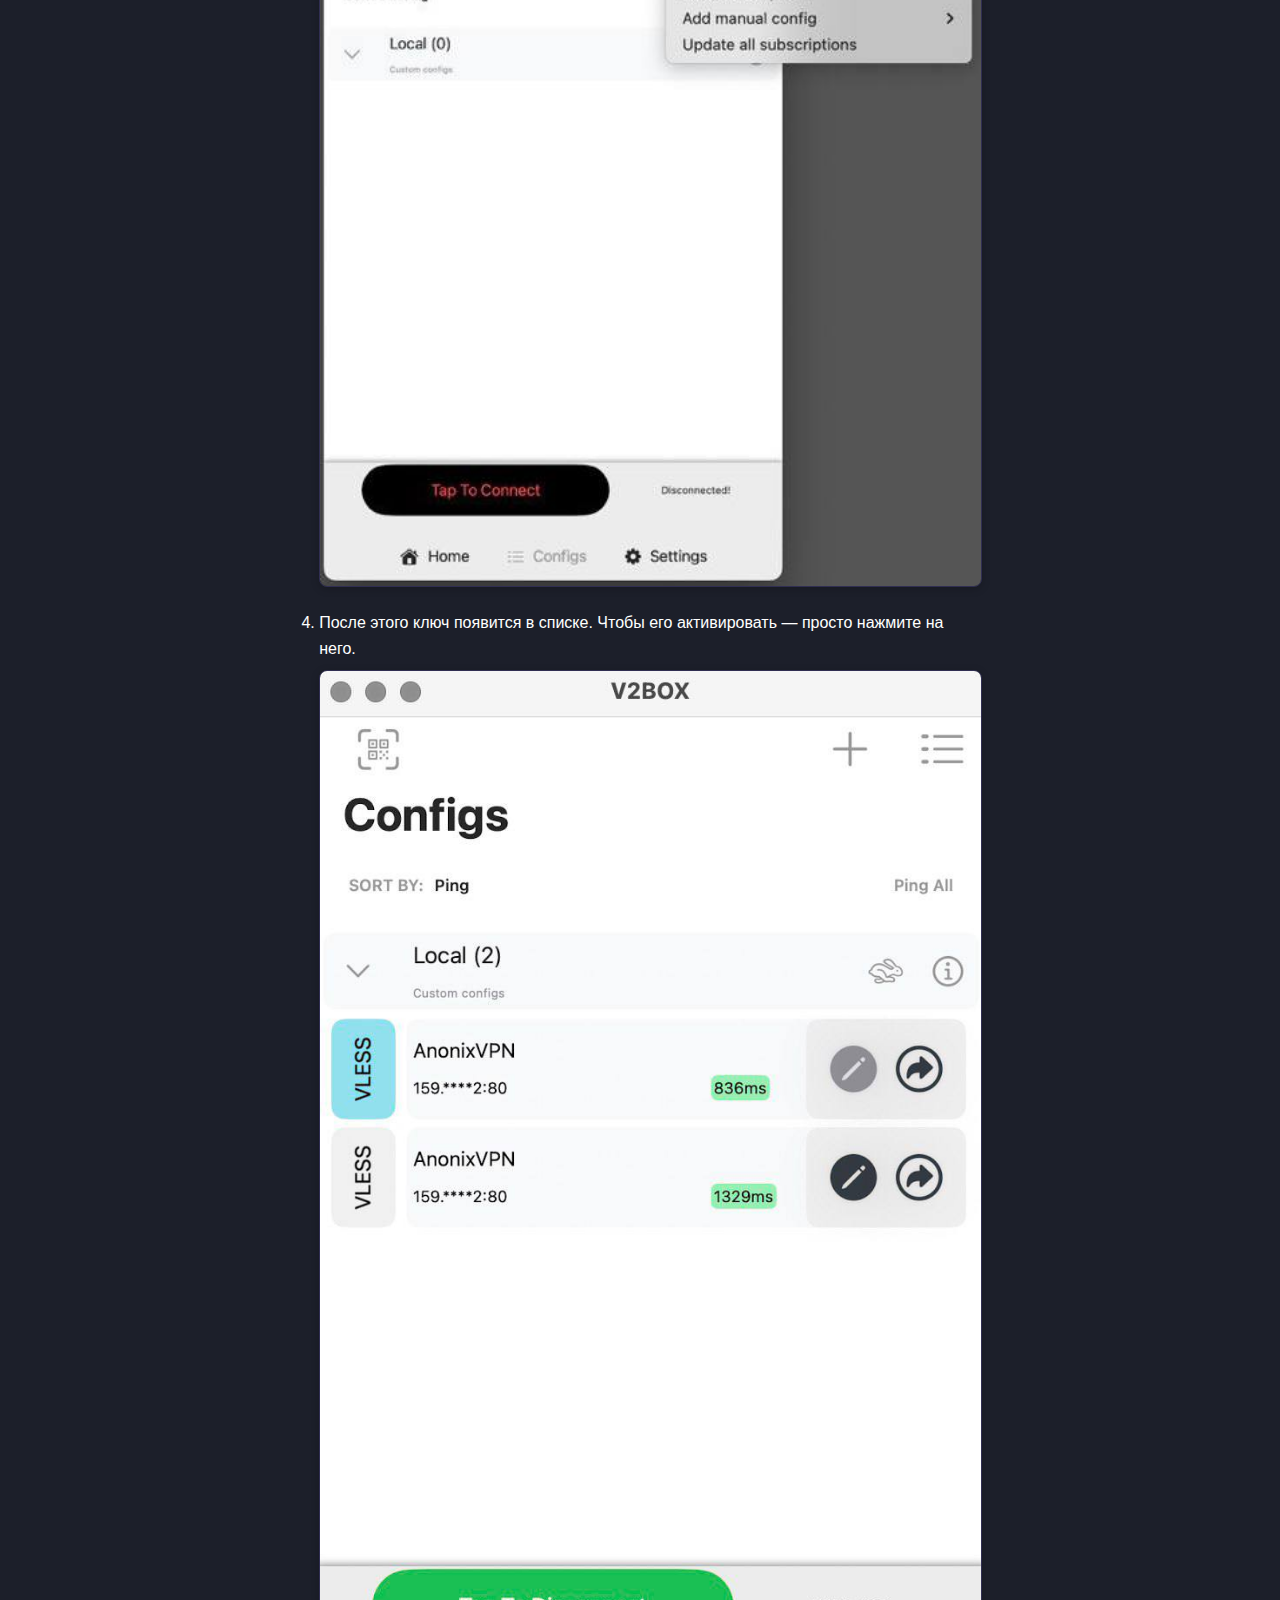
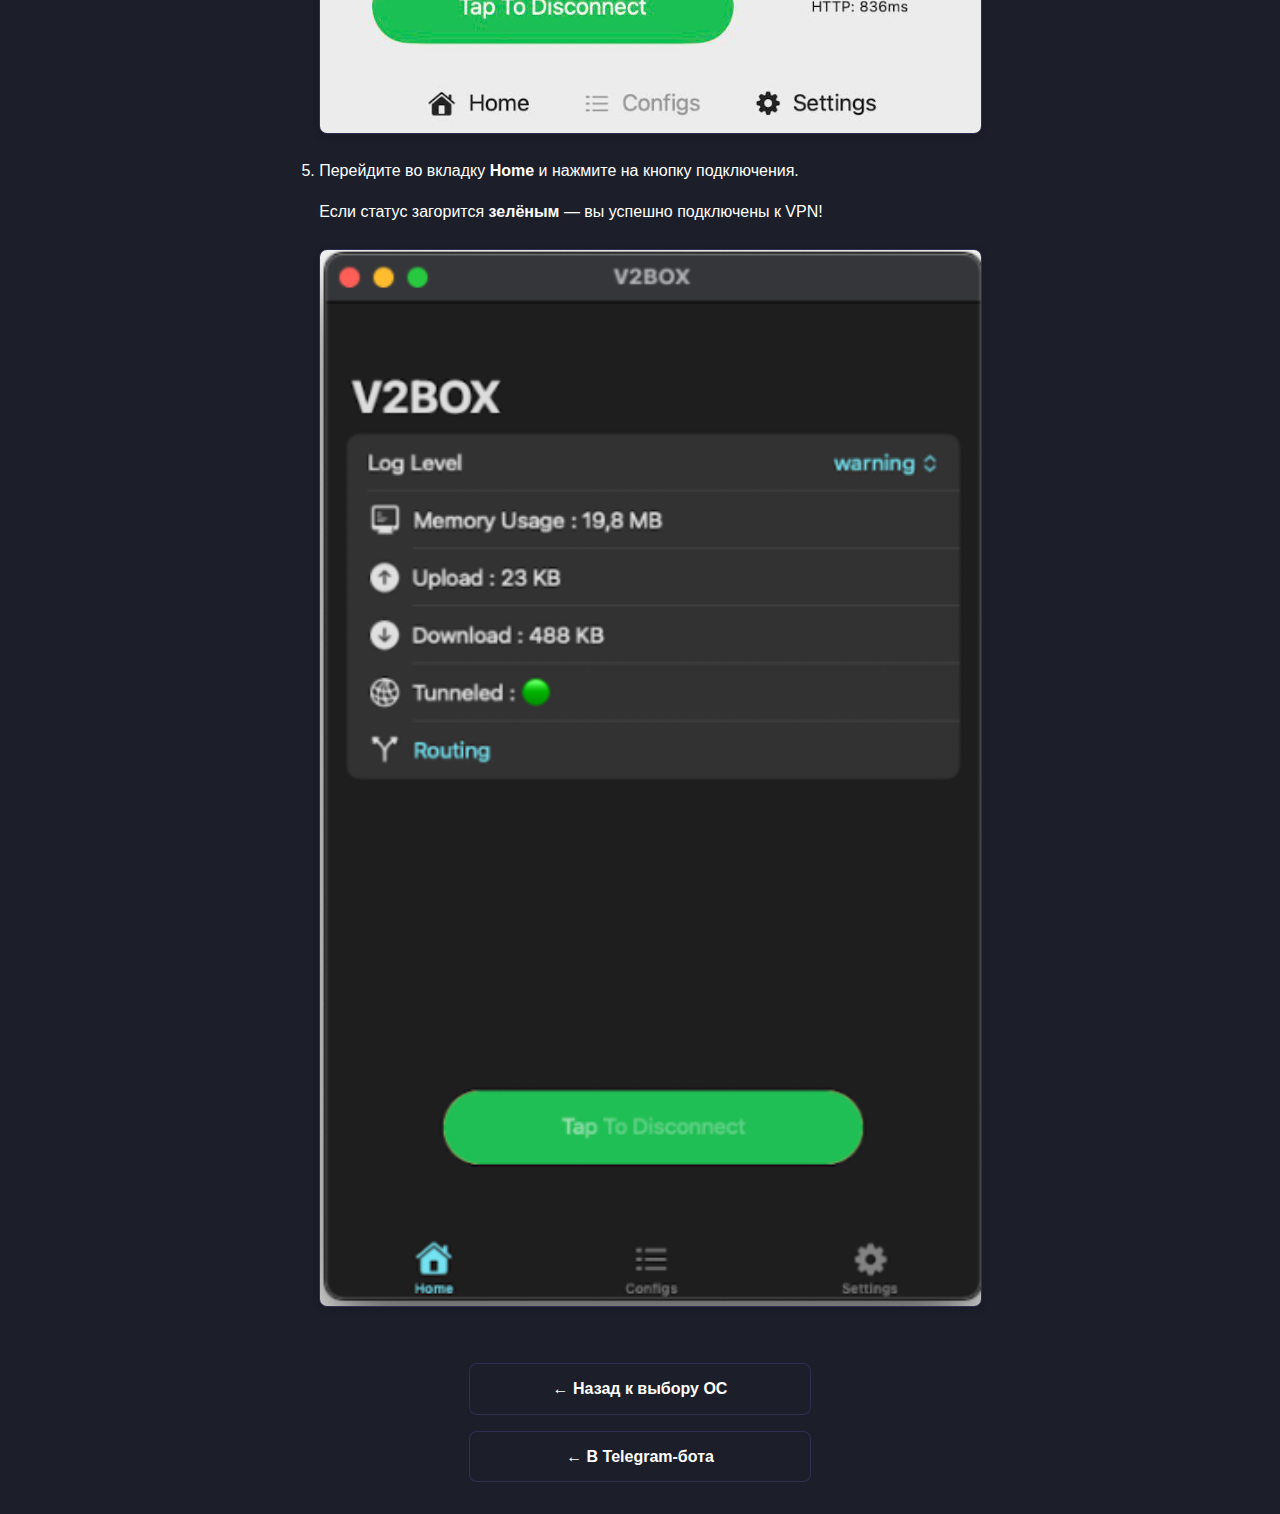
<file: mac.html>
<!DOCTYPE html>
<html lang="ru">
<head>
  <meta charset="UTF-8" />
  <meta name="viewport" content="width=device-width, initial-scale=1.0" />
  <title>Инструкция для MacOS</title>
  <link rel="stylesheet" href="style.css" />
</head>
<body>
  <div class="container">
    <h1>Инструкция для MacOS</h1>

    <p><strong>Следуйте этим шагам, чтобы настроить VPN:</strong></p>

    <p>⛔️ <strong>Внимание!</strong> Требуется MacOS 14 или новее.</p>

    <ol>
      <li>Скопируйте ваш VPN-ключ из Telegram-бота.  
        Поддерживаются <strong>Outline</strong>, <strong>VLESS</strong>, <strong>Trojan</strong> — всё это работает в <strong>v2box</strong>.
      </li>

      <li>Откройте <strong>приложение v2box</strong>.<br>
        Если оно не установлено — скачайте из <strong>App Store</strong>.
      </li>

      <li>Нажмите на <strong>значок «+»</strong> в правом верхнем углу и выберите «<em>Вставить ключ из буфера обмена</em>».</li>
      <img src="mac_step1.png" alt="Нажмите на плюс" class="screenshot" />
      <img src="mac_step2.png" alt="Импорт из буфера" class="screenshot" />

      <li>После этого ключ появится в списке. Чтобы его активировать — просто нажмите на него.</li>
      <img src="mac_step3.png" alt="Активация ключа" class="screenshot" />

      <li>Перейдите во вкладку <strong>Home</strong> и нажмите на кнопку подключения.</li>
      <p>Если статус загорится <strong>зелёным</strong> — вы успешно подключены к VPN!</p>
      <img src="mac_step4.png" alt="VPN подключен" class="screenshot" />
    </ol>

    <div class="buttons">
      <a href="index.html" class="btn">← Назад к выбору ОС</a>
      <a href="https://t.me/fastvpnVPNs_bot" class="btn">← В Telegram-бота</a>
    </div>
  </div>
</body>
</html>
</file>
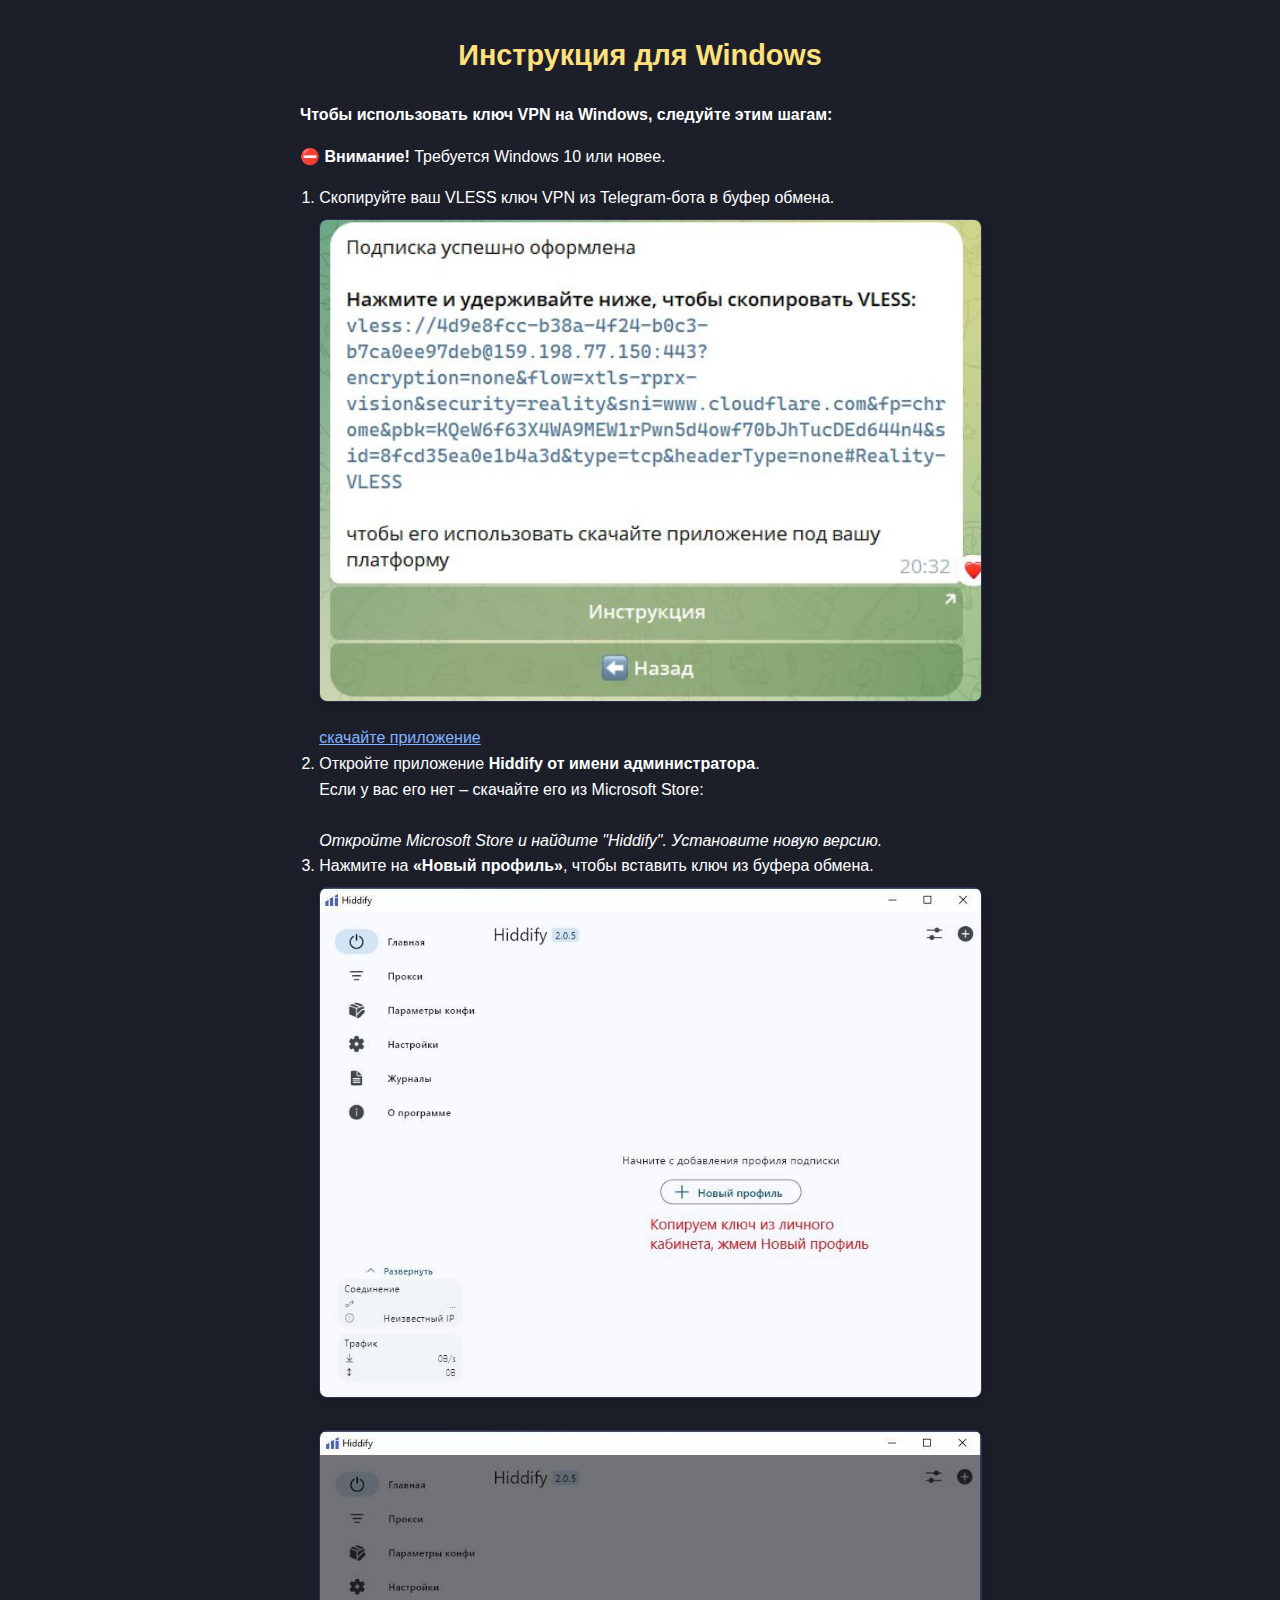
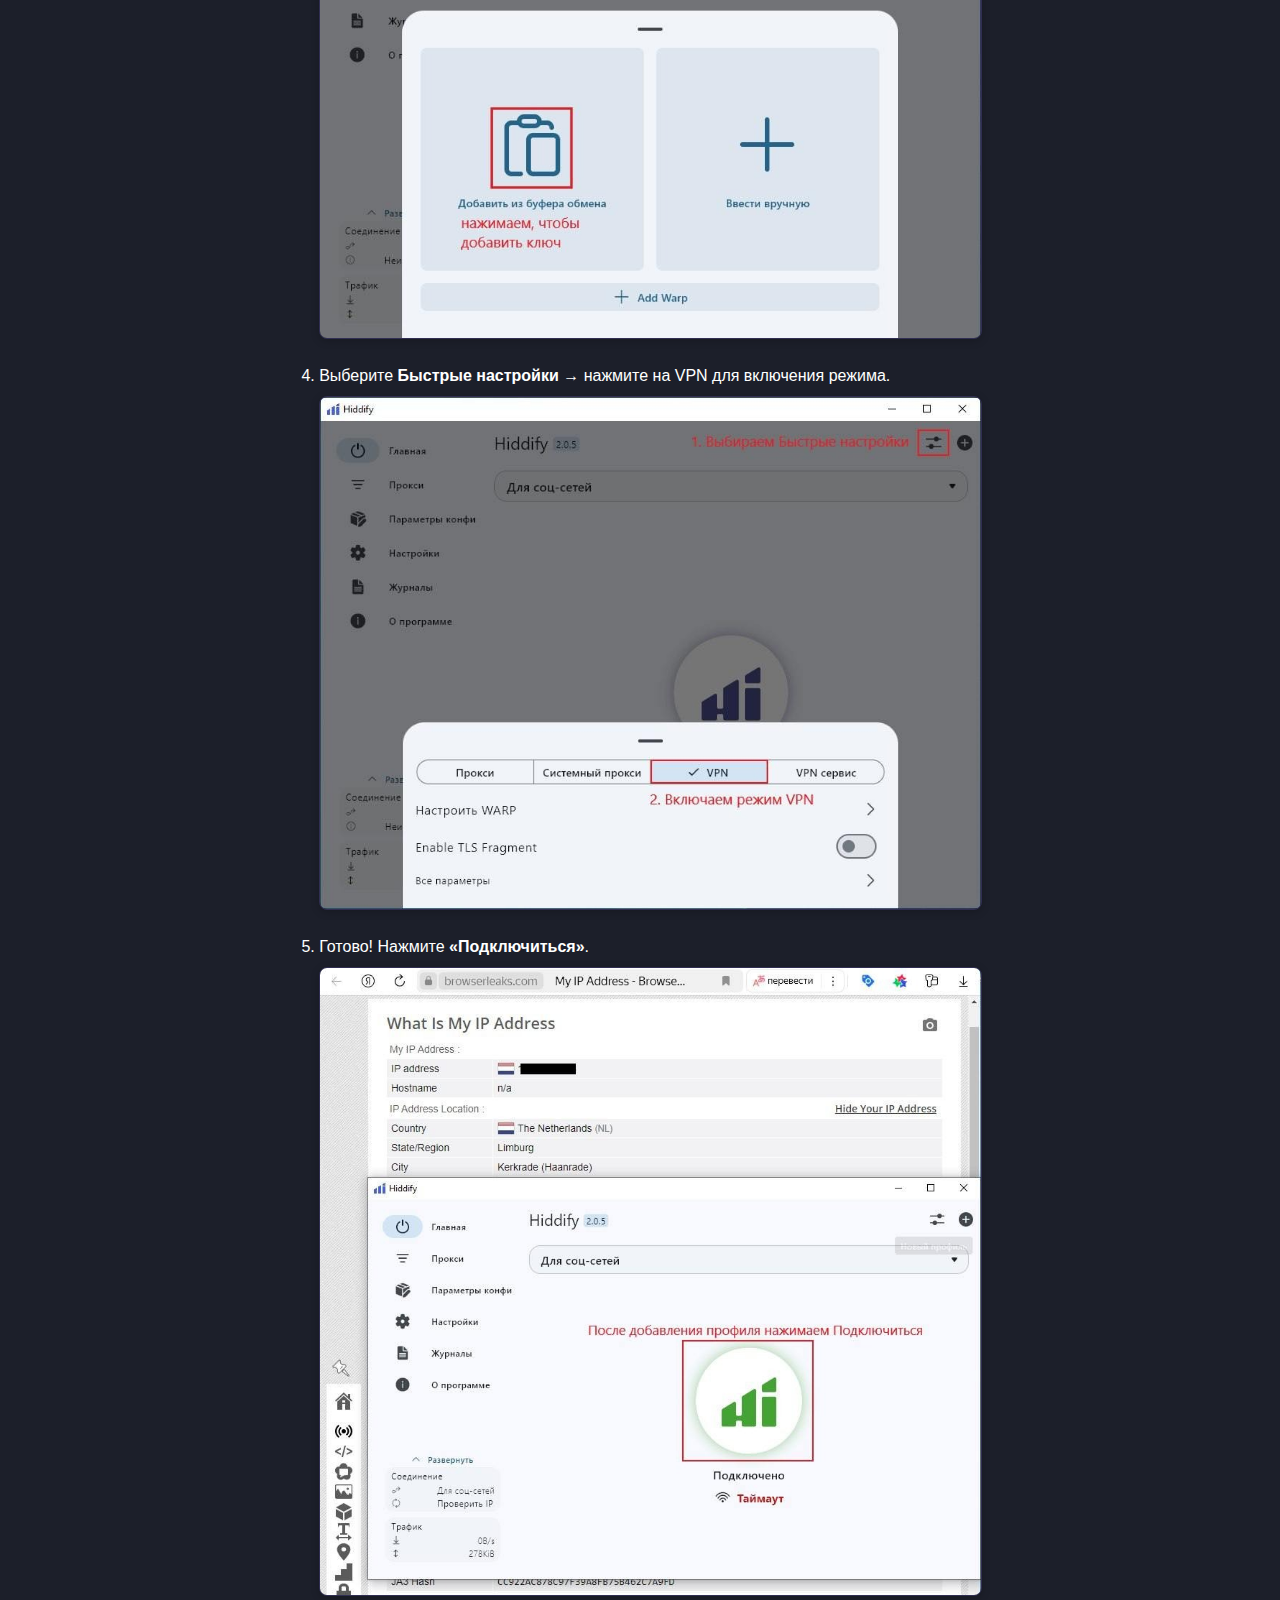
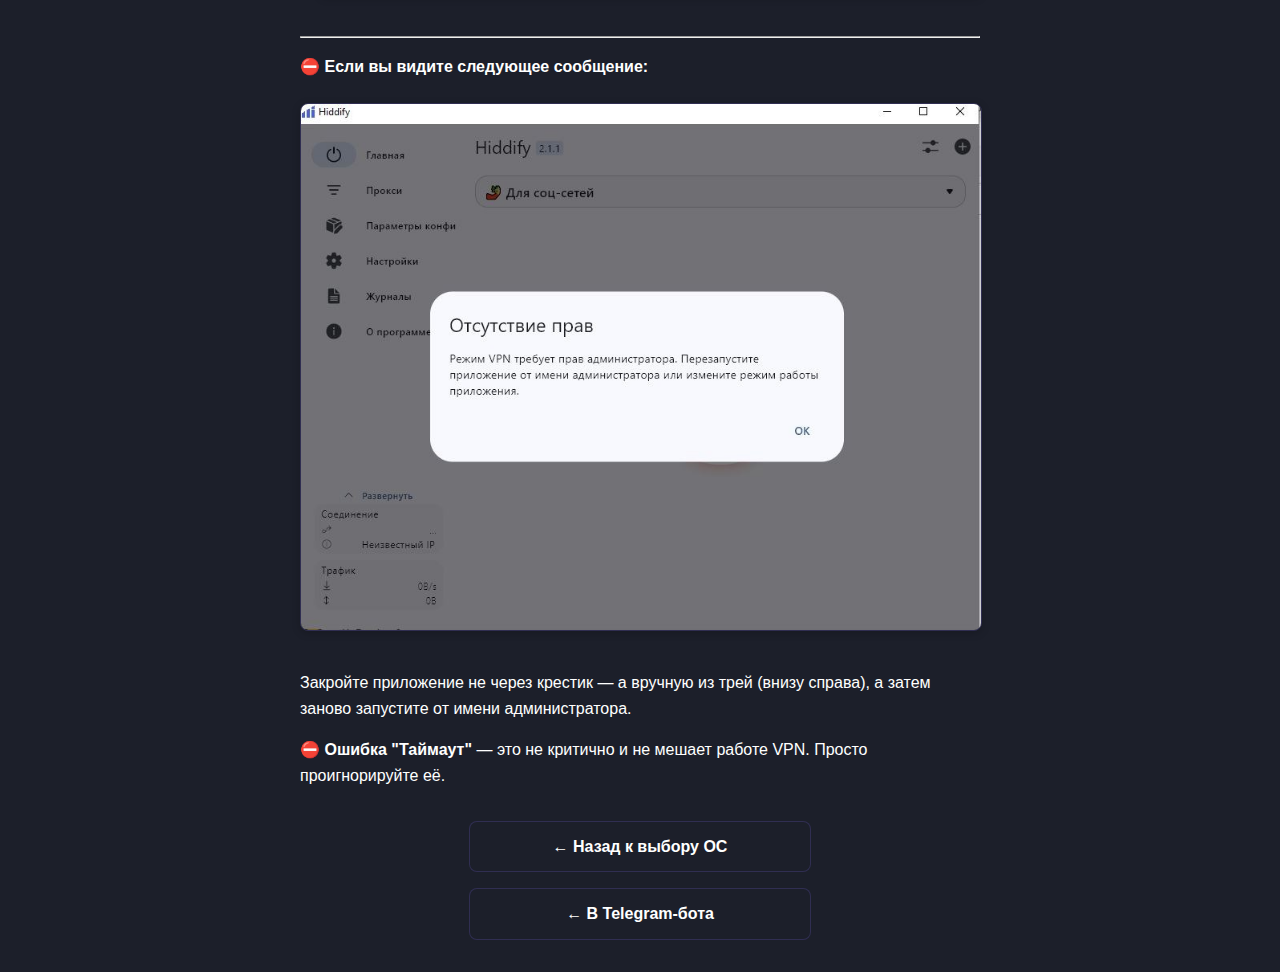
<file: windows.html>
<!DOCTYPE html>
<html lang="ru">
<head>
  <meta charset="UTF-8" />
  <meta name="viewport" content="width=device-width, initial-scale=1.0" />
  <title>Инструкция для Windows</title>
  <link rel="stylesheet" href="style.css" />
</head>
<body>
  <div class="container">
    <h1>Инструкция для Windows</h1>

    <p><strong>Чтобы использовать ключ VPN на Windows, следуйте этим шагам:</strong></p>

    <p>⛔️ <strong>Внимание!</strong> Требуется Windows 10 или новее.</p>

    <ol>
      <li>Скопируйте ваш VLESS ключ VPN из Telegram-бота в буфер обмена.</li>
      <img src="photo_2025-05-17_20-28-38.jpg" alt="№3" class="screenshot" />
      <a href="https://github.com/hiddify/hiddify-app/releases/tag/v2.0.5" target="_blank">скачайте приложение</a>
      <li>Откройте приложение <strong>Hiddify от имени администратора</strong>.<br>
        Если у вас его нет – скачайте его из Microsoft Store:
        <br><br>
        <em>Откройте Microsoft Store и найдите "Hiddify". Установите новую версию.</em>
      </li>
      <li>Нажмите на <strong>«Новый профиль»</strong>, чтобы вставить ключ из буфера обмена.</li>
      <img src="step1.png" alt="Добавление профиля" class="screenshot" />
      <img src="step2.png" alt="Добавление профиля" class="screenshot" />

      <li>Выберите <strong>Быстрые настройки</strong> → нажмите на VPN для включения режима.</li>
      <img src="step3.png" alt="Включение VPN" class="screenshot" />

      <li>Готово! Нажмите <strong>«Подключиться»</strong>.</li>
      <img src="step4.png" alt="Кнопка подключения" class="screenshot" />
    </ol>

    <hr>

    <p>⛔️ <strong>Если вы видите следующее сообщение:</strong></p>
    <img src="error1.png" alt="Сообщение об ошибке" class="screenshot" />

    <p>Закройте приложение не через крестик — а вручную из трей (внизу справа), а затем заново запустите от имени администратора.</p>

    <p>⛔️ <strong>Ошибка "Таймаут"</strong> — это не критично и не мешает работе VPN. Просто проигнорируйте её.</p>

    <div class="buttons">
      <a href="index.html" class="btn">← Назад к выбору ОС</a>
      <a href="https://t.me/Anonixvpn_vpnBot" class="btn">← В Telegram-бота</a>
    </div>
  </div>
</body>
</html>
</file>
<file: style.css>
/* Базовые стили */
html, body {
  margin: 0;
  padding: 0;
  font-family: "Segoe UI", sans-serif;
  background-color: #1c1f2a;
  color: #ffffff;
  line-height: 1.6;
}

/* Контейнер по центру */
.container {
  max-width: 680px;
  margin: 2rem auto;
  padding: 0 1rem;
  text-align: center;
}

/* Заголовки */
h1 {
  font-size: 1.8rem;
  margin-bottom: 1.5rem;
  color: #ffe17b;
}

/* Текст */
p, li {
  font-size: 1rem;
  text-align: left;
}

/* Список */
ol {
  padding-left: 1.2rem;
  text-align: left;
}

/* Скриншоты */
.screenshot {
  width: 100%;
  max-width: 100%;
  border-radius: 8px;
  margin: 0.5rem 0 1rem;
  box-shadow: 0 2px 8px rgba(0, 0, 0, 0.2);
  border: 1px solid #6a5acd40;
}

/* Ссылки */
a {
  color: #82b1ff;
  text-decoration: underline;
}

/* Кнопки */
.buttons {
  margin-top: 2rem;
  display: flex;
  flex-direction: column;
  gap: 1rem;
  align-items: center;
}

.btn {
  background-color: #1c1f2a;
  border: 1px solid #6a5acd40;
  border-radius: 8px;
  padding: 0.75rem 1.25rem;
  color: white;
  text-decoration: none;
  font-weight: bold;
  transition: background-color 0.2s ease, box-shadow 0.2s ease;
  width: 100%;
  max-width: 300px;
  text-align: center;
}

.btn:hover {
  background-color: #2a2d3d;
  box-shadow: 0 4px 12px rgba(106, 90, 205, 0.2);
}

/* Сетка карточек на главной */
.grid {
  display: flex;
  flex-direction: column;
  gap: 5rem;
  margin-top: 5rem;
  align-items: stretch;
}

/* Карточки */
.card {
  display: flex;
  align-items: center;
  justify-content: center;
  gap: 0.5rem;
  padding: 0.9rem 1.25rem;
  border-radius: 12px;
  text-decoration: none;
  font-weight: 600;
  font-size: 1.1rem;
  color: white;
  transition: background-color 0.2s ease, transform 0.2s ease;
  box-shadow: 0 2px 8px rgba(0,0,0,0.2);
  border: 1px solid transparent;
  min-height: 55px;
}

/* Анимация при наведении */
.card:hover {
  transform: translateY(-3px);
  box-shadow: 0 4px 16px rgba(106, 90, 205, 0.3);
}

/* Цветовые темы карточек */
.b1 { background-color: #2b3a67; border-color: #4a6fc1; } /* iOS – сине-серый */
.b2 { background-color: #2f4733; border-color: #5bb85b; } /* Android – тёмно-зелёный */
.b3 { background-color: #473927; border-color: #ff9500; } /* macOS – тёплый */
.b4 { background-color: #2c2f57; border-color: #7885f8; } /* Windows – тёмно-синий */
.b5 { background-color: #2c2f57; border-color: #52588b; }
.b6 { background-color: #2c2f57; border-color: #2b2e4e; }

/* Адаптивность */
@media (max-width: 480px) {
  .container {
    margin: 1rem 0.5rem;
    padding: 0;
  }

  h1 {
    font-size: 1.4rem;
    margin-bottom: 0.1rem;
  }

  .grid {
    gap: 5rem;
    margin-top: 10rem;
  }

  .card {
    font-size: 1.05rem;
    padding: 1rem;
    border-radius: 10px;
  }

  p, li {
    font-size: 0.95rem;
  }
}
</file>
